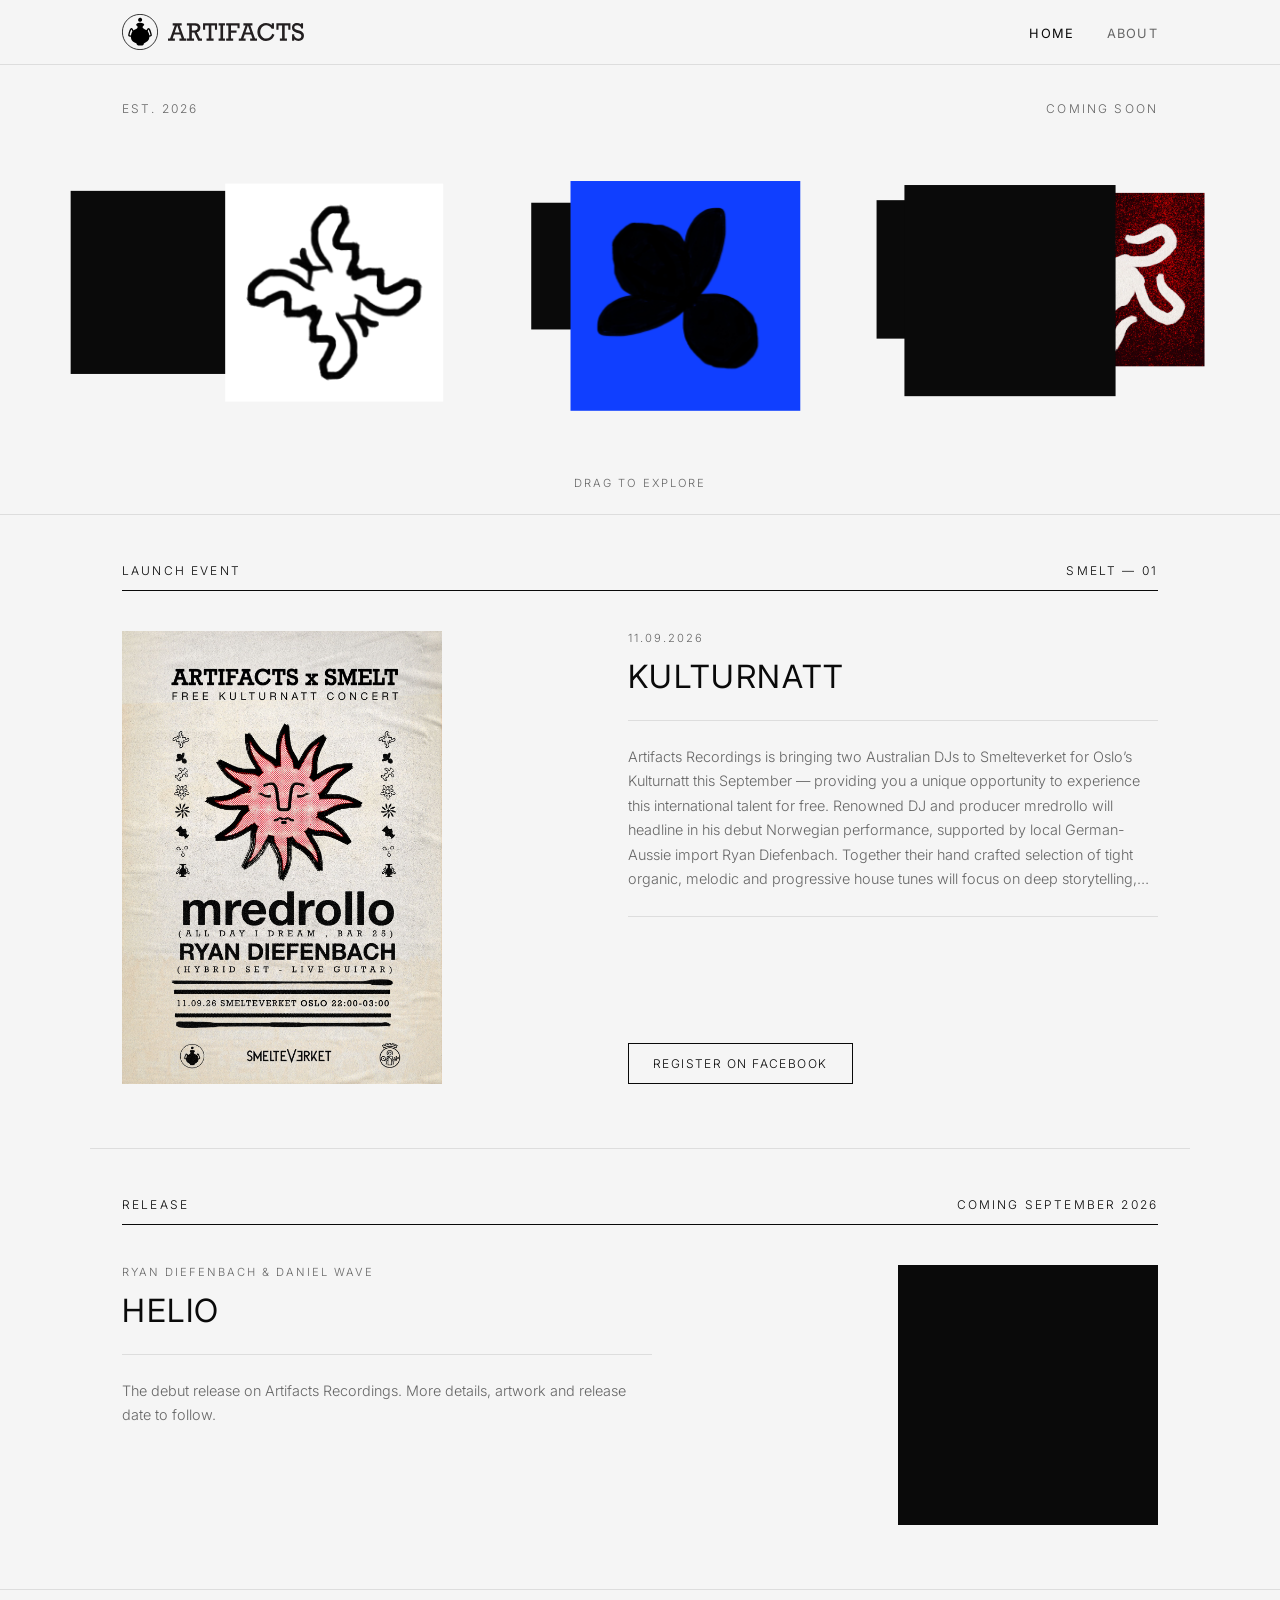
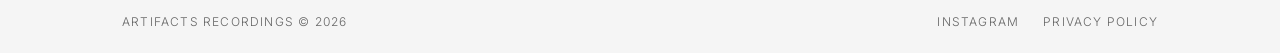
<file: index.html>
<!DOCTYPE html>
<html lang="en">
<head>
  <meta charset="UTF-8">
  <meta name="viewport" content="width=device-width, initial-scale=1.0">
  <title>Artifacts Recordings</title>
  <link rel="icon" type="image/svg+xml" href="artifacts-stamp.svg">
  <link rel="stylesheet" href="style.css">
  <link rel="preconnect" href="https://fonts.googleapis.com">
  <link rel="preconnect" href="https://fonts.gstatic.com" crossorigin>
  <link href="https://fonts.googleapis.com/css2?family=Libre+Baskerville:wght@400;700&family=Inter:wght@300;400;500&display=swap" rel="stylesheet">
</head>
<body>
  <header>
    <nav>
      <a href="index.html" class="logo">
        <img src="artifacts-stamp.svg" alt="" class="logo-stamp">
        <img src="ARTIFACTStextwrapped.svg" alt="Artifacts Recordings" class="logo-text">
      </a>
      <ul id="navMenu">
        <li><a href="index.html" class="active">Home</a></li>
        <li><a href="about.html">About</a></li>
      </ul>
      <button class="burger" id="navToggle" aria-label="Menu" aria-expanded="false" aria-controls="navMenu">
        <span></span><span></span><span></span>
      </button>
    </nav>
  </header>

  <main>
    <section class="hero">
      <div class="hero-top">
        <p class="label">Est. 2026</p>
        <p class="tagline">Coming Soon</p>
      </div>
      <div class="ring-stage" id="ringStage" aria-label="Selected works carousel">
        <div class="ring" id="ring"></div>
      </div>
      <p class="ring-hint">Drag to explore</p>
    </section>

    <section class="launch-event">
      <div class="event-header">
        <p class="event-label">Launch Event</p>
        <p class="event-label">Smelt &mdash; 01</p>
      </div>
      <div class="event-inner">
        <div class="poster-wrap">
          <img src="Artifacts-Smelt-Poster-Web-v1.jpg" alt="Artifacts Recordings Launch Event Poster" class="poster-img">
        </div>
        <div class="event-details">
          <div class="event-row">
            <p class="event-meta">11.09.2026</p>
            <h2>Kulturnatt</h2>
          </div>
          <div class="event-row">
            <p class="event-desc">Artifacts Recordings is bringing two Australian DJs to Smelteverket for Oslo&rsquo;s Kulturnatt this September &mdash; providing you a unique opportunity to experience this international talent for free. Renowned DJ and producer mredrollo will headline in his debut Norwegian performance, supported by local German-Aussie import Ryan Diefenbach. Together their hand crafted selection of tight organic, melodic and progressive house tunes will focus on deep storytelling, makes you feel something and keeps you moving.</p>
          </div>
          <div class="event-row event-cta">
            <a href="https://www.facebook.com/events/831938893001382" class="event-link" target="_blank" rel="noopener">Register on Facebook</a>
          </div>
        </div>
      </div>
    </section>

    <section class="launch-event release-block">
      <div class="event-header">
        <p class="event-label">Release</p>
        <p class="event-label">Coming September 2026</p>
      </div>
      <div class="event-inner event-inner-reverse">
        <div class="event-details">
          <div class="event-row">
            <p class="event-meta">Ryan Diefenbach &amp; Daniel Wave</p>
            <h2>Helio</h2>
          </div>
          <div class="event-row">
            <p class="event-desc">The debut release on Artifacts Recordings. More details, artwork and release date to follow.</p>
          </div>
        </div>
        <div class="release-media">
          <video src="tiles/02.mp4" muted loop autoplay playsinline></video>
        </div>
      </div>
    </section>
  </main>

  <footer>
    <div class="footer-inner">
      <p class="footer-label">Artifacts Recordings &copy; 2026</p>
      <div class="footer-links">
        <a href="https://www.instagram.com/artifacts.recordings/" target="_blank" rel="noopener">Instagram</a>
        <a href="privacy.html">Privacy Policy</a>
      </div>
    </div>
  </footer>
  <script src="ring.js?v=7"></script>
  <script src="nav.js"></script>
  <script src="poster.js"></script>
</body>
</html>
</file>
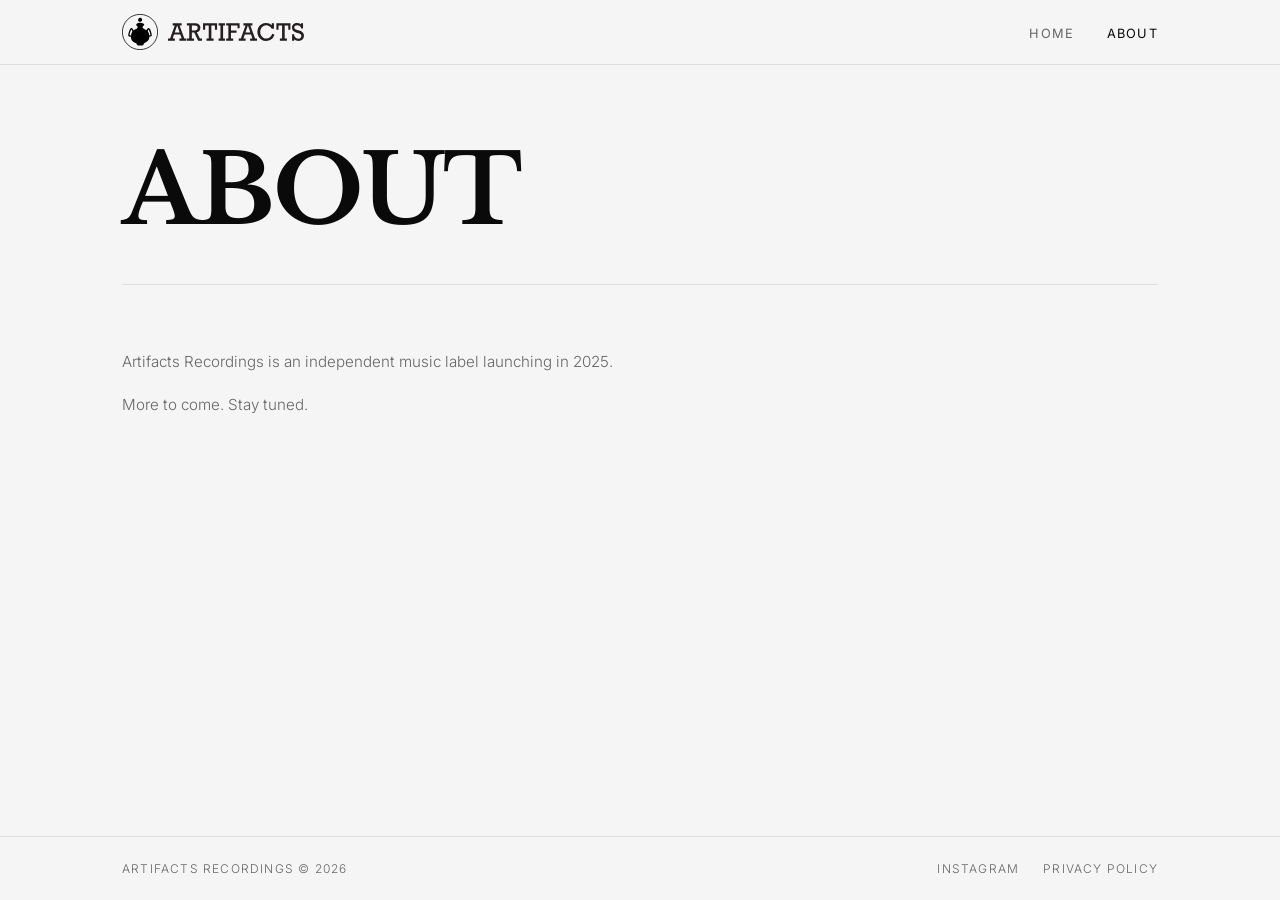
<file: about.html>
<!DOCTYPE html>
<html lang="en">
<head>
  <meta charset="UTF-8">
  <meta name="viewport" content="width=device-width, initial-scale=1.0">
  <title>About — Artifacts Recordings</title>
  <link rel="icon" type="image/svg+xml" href="artifacts-stamp.svg">
  <link rel="stylesheet" href="style.css">
  <link rel="preconnect" href="https://fonts.googleapis.com">
  <link rel="preconnect" href="https://fonts.gstatic.com" crossorigin>
  <link href="https://fonts.googleapis.com/css2?family=Libre+Baskerville:wght@400;700&family=Inter:wght@300;400;500&display=swap" rel="stylesheet">
</head>
<body>
  <header>
    <nav>
      <a href="index.html" class="logo">
        <img src="artifacts-stamp.svg" alt="" class="logo-stamp">
        <img src="ARTIFACTStextwrapped.svg" alt="Artifacts Recordings" class="logo-text">
      </a>
      <ul id="navMenu">
        <li><a href="index.html">Home</a></li>
        <li><a href="about.html" class="active">About</a></li>
      </ul>
      <button class="burger" id="navToggle" aria-label="Menu" aria-expanded="false" aria-controls="navMenu">
        <span></span><span></span><span></span>
      </button>
    </nav>
  </header>

  <main class="page-main">
    <section class="page-hero">
      <h1>About</h1>
    </section>

    <section class="page-content">
      <p class="intro">Artifacts Recordings is an independent music label launching in 2025.</p>
      <p>More to come. Stay tuned.</p>
    </section>
  </main>

  <footer>
    <div class="footer-inner">
      <p class="footer-label">Artifacts Recordings &copy; 2026</p>
      <div class="footer-links">
        <a href="https://www.instagram.com/artifacts.recordings/" target="_blank" rel="noopener">Instagram</a>
        <a href="privacy.html">Privacy Policy</a>
      </div>
    </div>
  </footer>
  <script src="nav.js"></script>
</body>
</html>
</file>
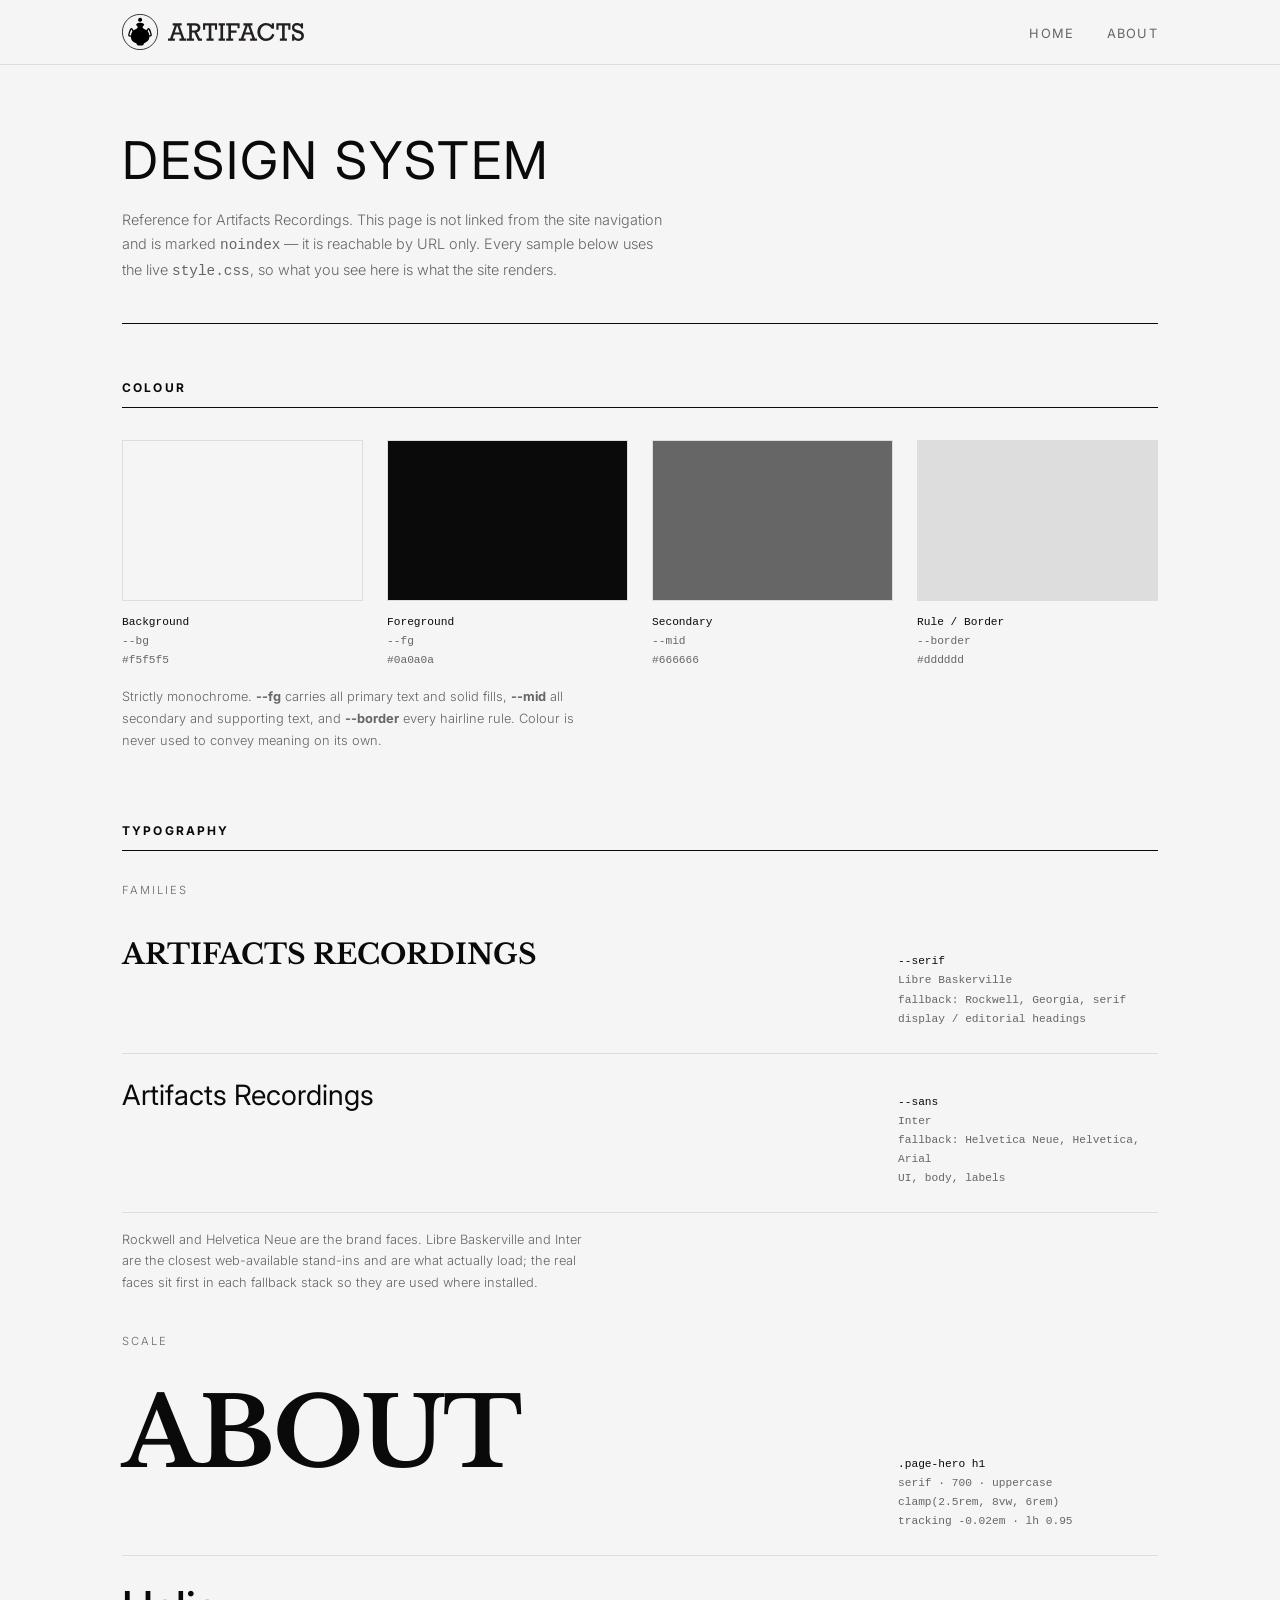
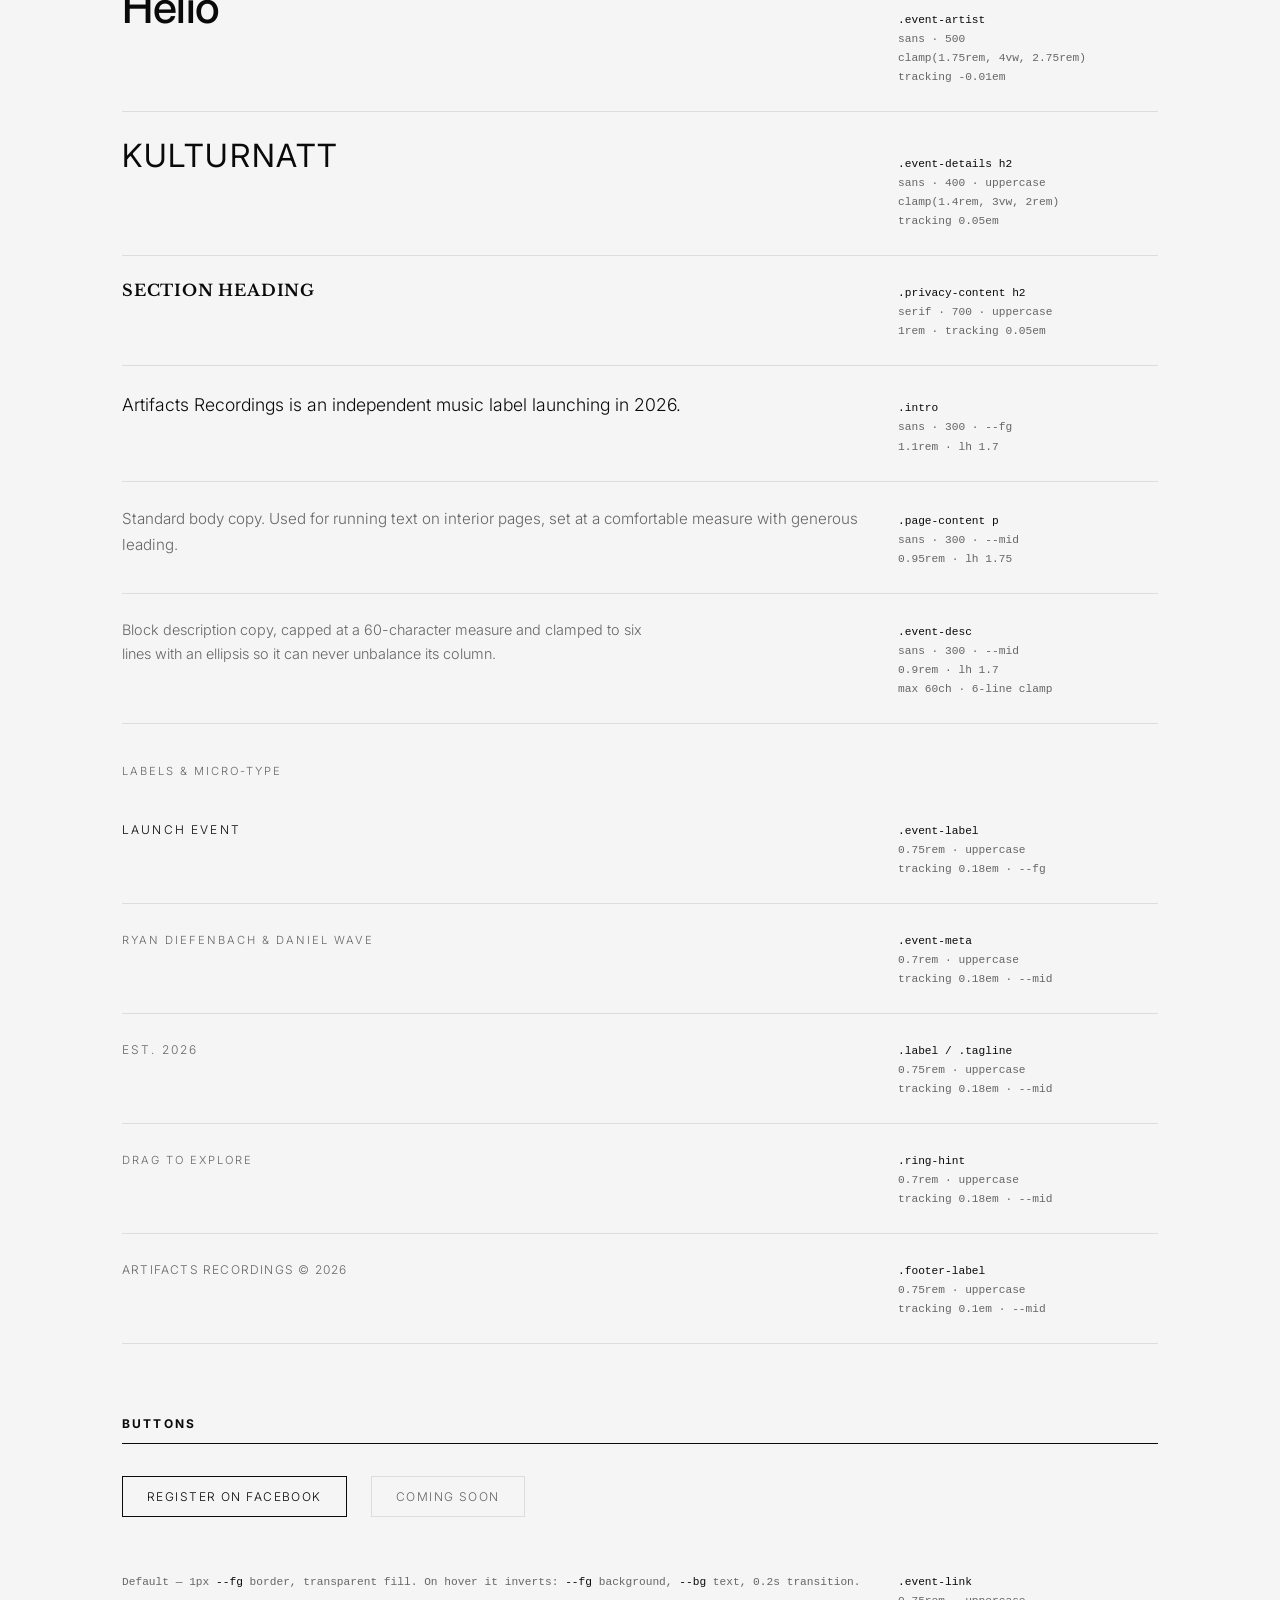
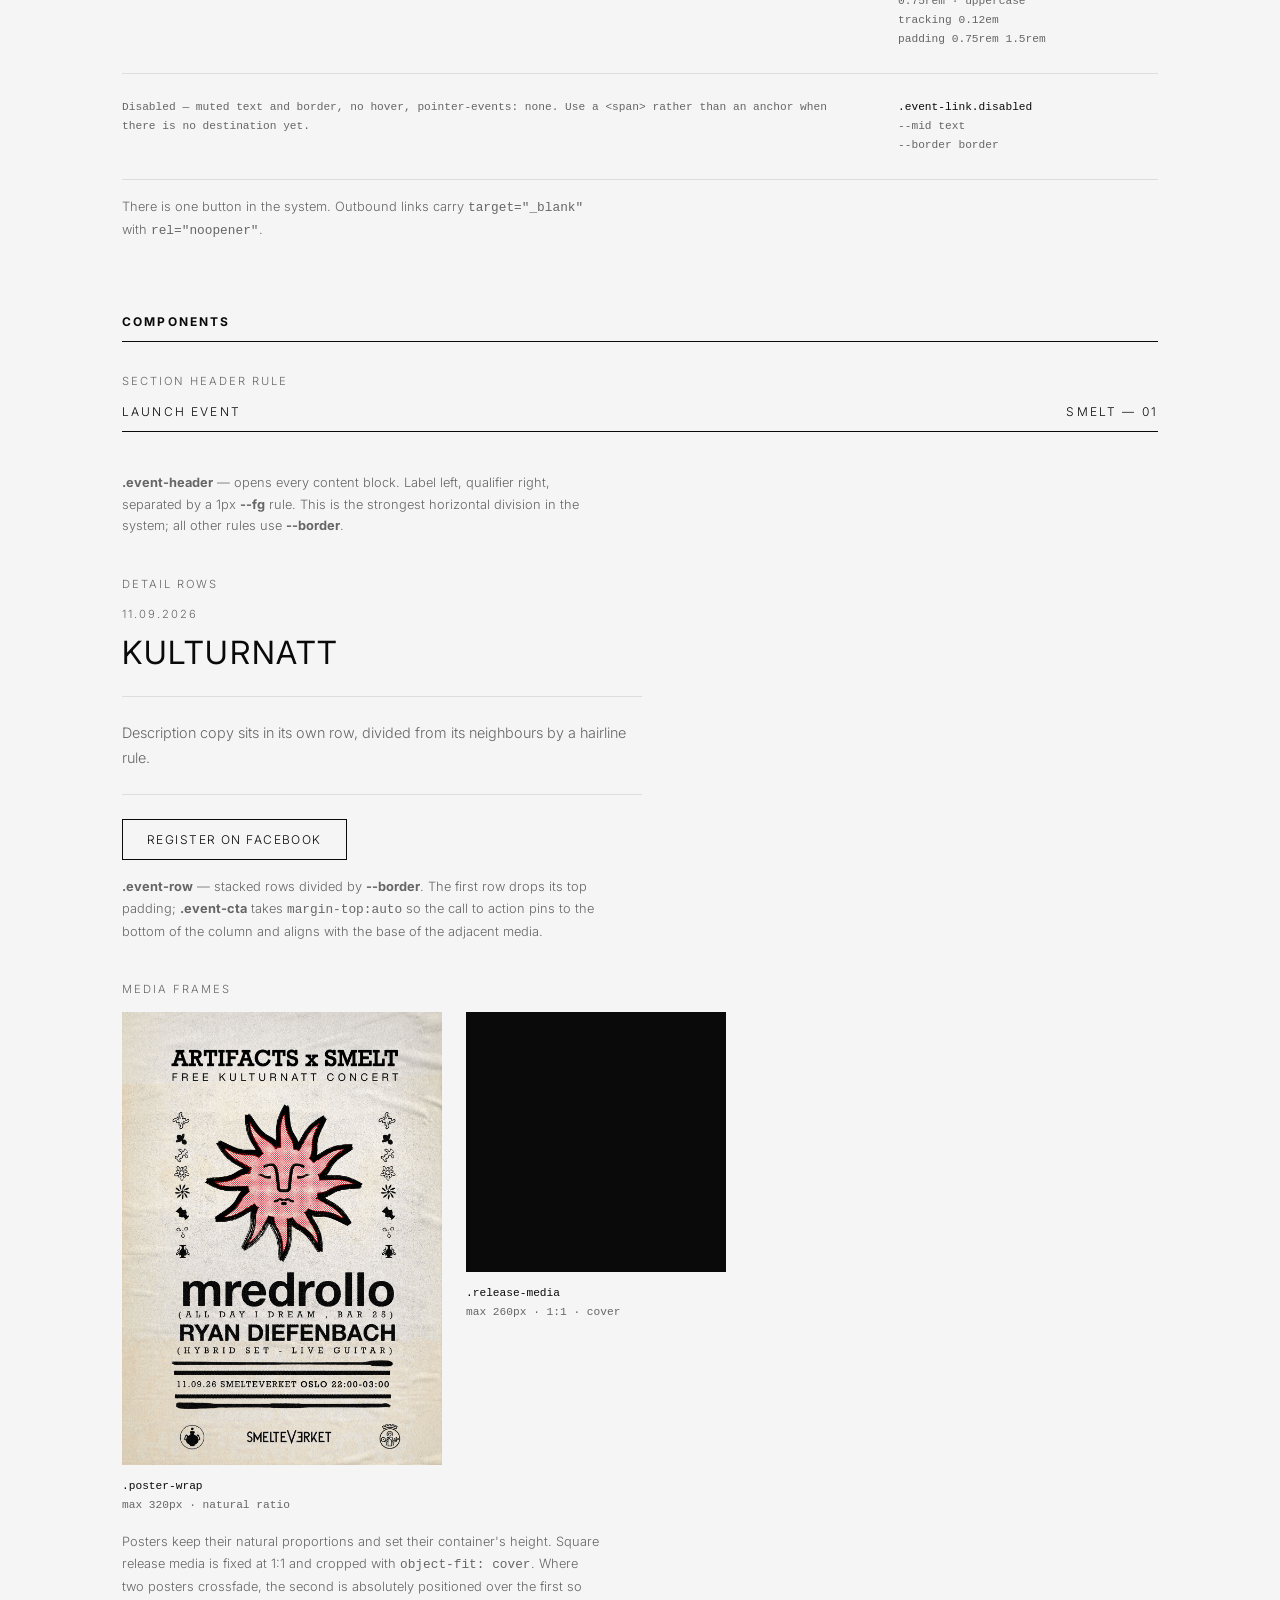
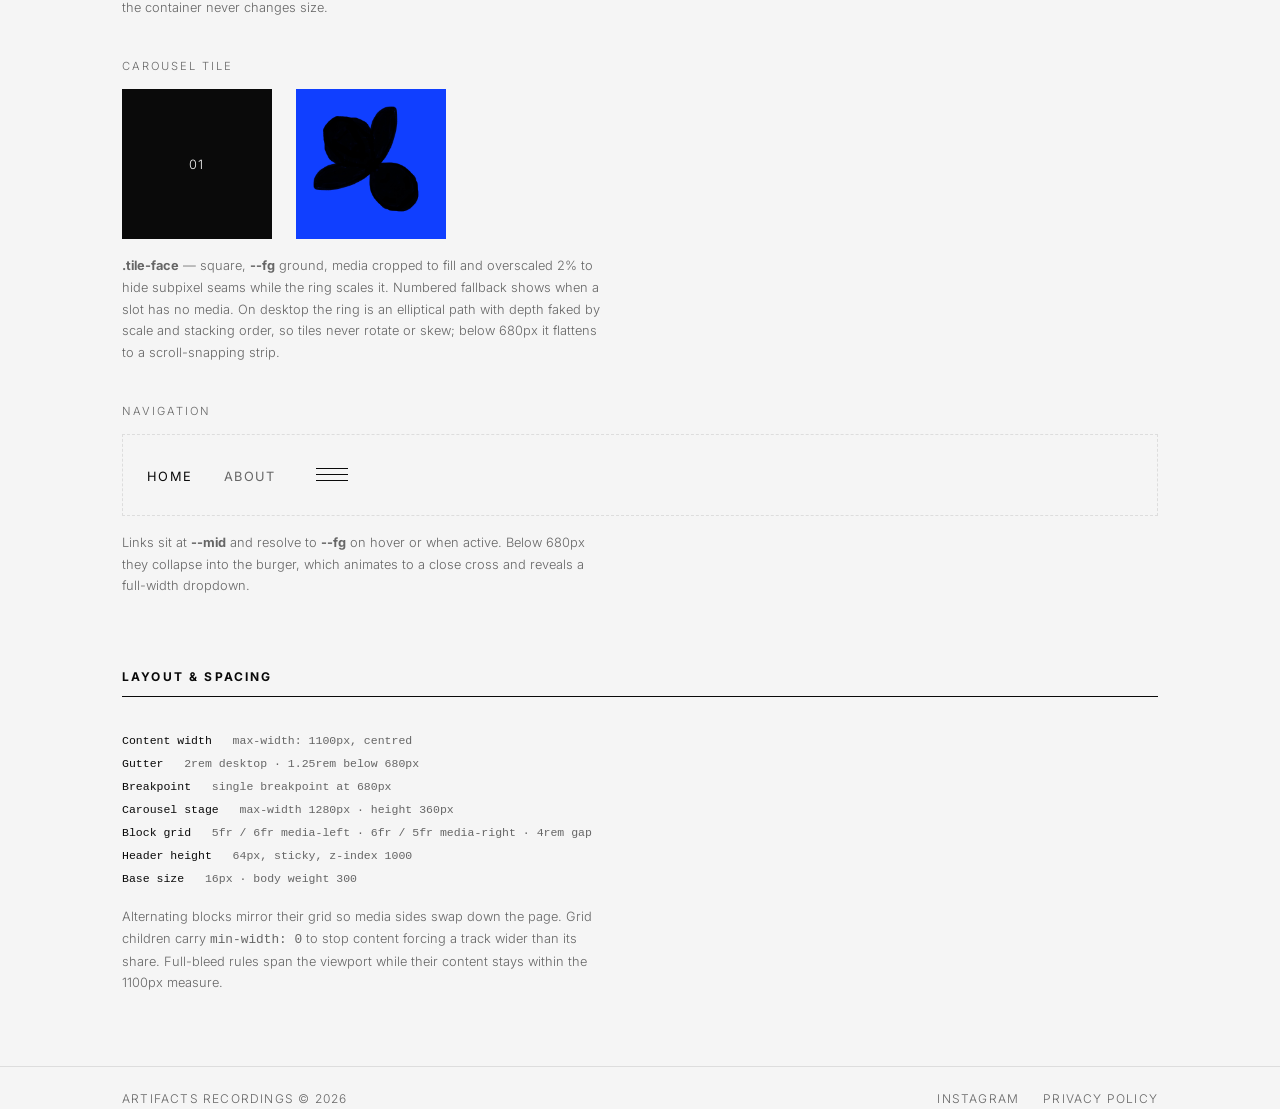
<file: design-system.html>
<!DOCTYPE html>
<html lang="en">
<head>
  <meta charset="UTF-8">
  <meta name="viewport" content="width=device-width, initial-scale=1.0">
  <meta name="robots" content="noindex, nofollow">
  <title>Design System — Artifacts Recordings</title>
  <link rel="icon" type="image/svg+xml" href="artifacts-stamp.svg">
  <link rel="stylesheet" href="style.css">
  <link rel="preconnect" href="https://fonts.googleapis.com">
  <link rel="preconnect" href="https://fonts.gstatic.com" crossorigin>
  <link href="https://fonts.googleapis.com/css2?family=Libre+Baskerville:wght@400;700&family=Inter:wght@300;400;500&display=swap" rel="stylesheet">
  <style>
    /* Documentation chrome only — deliberately kept out of style.css so the
       production stylesheet stays limited to what the live site actually uses. */
    .ds-main { max-width: 1100px; margin: 0 auto; padding: 0 2rem; width: 100%; }

    .ds-lede {
      padding: 4rem 0 2.5rem;
      border-bottom: 1px solid var(--fg);
      margin-bottom: 3.5rem;
    }
    .ds-lede h1 {
      font-family: var(--sans);
      font-size: clamp(2rem, 5vw, 3.25rem);
      font-weight: 400;
      letter-spacing: 0.04em;
      text-transform: uppercase;
      margin-bottom: 1rem;
    }
    .ds-lede p { font-size: 0.9rem; color: var(--mid); line-height: 1.7; max-width: 60ch; }

    .ds-section { padding-bottom: 4.5rem; }
    .ds-section > h2 {
      font-family: var(--sans);
      font-size: 0.75rem;
      letter-spacing: 0.18em;
      text-transform: uppercase;
      color: var(--fg);
      border-bottom: 1px solid var(--fg);
      padding-bottom: 0.75rem;
      margin-bottom: 2rem;
    }
    .ds-sub {
      font-family: var(--sans);
      font-size: 0.7rem;
      letter-spacing: 0.18em;
      text-transform: uppercase;
      color: var(--mid);
      margin: 2.5rem 0 1rem;
    }
    .ds-sub:first-of-type { margin-top: 0; }

    /* Specimen rows: sample on the left, spec on the right */
    .ds-row {
      display: grid;
      grid-template-columns: 1fr 260px;
      gap: 2rem;
      align-items: baseline;
      padding: 1.5rem 0;
      border-bottom: 1px solid var(--border);
    }
    .ds-row > * { min-width: 0; }
    .ds-spec {
      font-family: ui-monospace, SFMono-Regular, Menlo, Consolas, monospace;
      font-size: 0.7rem;
      line-height: 1.7;
      color: var(--mid);
      word-break: break-word;
    }
    .ds-spec b { display: block; color: var(--fg); font-weight: 500; }

    /* Colour swatches */
    .ds-swatches { display: grid; grid-template-columns: repeat(4, 1fr); gap: 1.5rem; }
    .ds-swatch-chip {
      aspect-ratio: 3 / 2;
      border: 1px solid var(--border);
      margin-bottom: 0.75rem;
    }
    .ds-swatch p {
      font-family: ui-monospace, SFMono-Regular, Menlo, Consolas, monospace;
      font-size: 0.7rem;
      line-height: 1.7;
      color: var(--mid);
    }
    .ds-swatch p b { display: block; color: var(--fg); font-weight: 500; }

    .ds-demo { display: flex; flex-wrap: wrap; gap: 1.5rem; align-items: center; }

    .ds-frame { border: 1px dashed var(--border); padding: 1.5rem; }

    .ds-note {
      font-size: 0.8rem;
      color: var(--mid);
      line-height: 1.7;
      max-width: 60ch;
      margin-top: 1rem;
    }

    .ds-tokens {
      font-family: ui-monospace, SFMono-Regular, Menlo, Consolas, monospace;
      font-size: 0.72rem;
      line-height: 2;
      color: var(--mid);
    }
    .ds-tokens b { color: var(--fg); font-weight: 500; }

    @media (max-width: 680px) {
      .ds-main { padding: 0 1.25rem; }
      .ds-row { grid-template-columns: 1fr; gap: 0.75rem; }
      .ds-swatches { grid-template-columns: repeat(2, 1fr); }
    }
  </style>
</head>
<body>
  <header>
    <nav>
      <a href="index.html" class="logo">
        <img src="artifacts-stamp.svg" alt="" class="logo-stamp">
        <img src="ARTIFACTStextwrapped.svg" alt="Artifacts Recordings" class="logo-text">
      </a>
      <ul id="navMenu">
        <li><a href="index.html">Home</a></li>
        <li><a href="about.html">About</a></li>
      </ul>
      <button class="burger" id="navToggle" aria-label="Menu" aria-expanded="false" aria-controls="navMenu">
        <span></span><span></span><span></span>
      </button>
    </nav>
  </header>

  <main class="ds-main">
    <section class="ds-lede">
      <h1>Design System</h1>
      <p>Reference for Artifacts Recordings. This page is not linked from the site navigation and is marked <code>noindex</code> — it is reachable by URL only. Every sample below uses the live <code>style.css</code>, so what you see here is what the site renders.</p>
    </section>

    <!-- ── Colours ── -->
    <section class="ds-section">
      <h2>Colour</h2>
      <div class="ds-swatches">
        <div class="ds-swatch">
          <div class="ds-swatch-chip" style="background:#f5f5f5"></div>
          <p><b>Background</b>--bg<br>#f5f5f5</p>
        </div>
        <div class="ds-swatch">
          <div class="ds-swatch-chip" style="background:#0a0a0a"></div>
          <p><b>Foreground</b>--fg<br>#0a0a0a</p>
        </div>
        <div class="ds-swatch">
          <div class="ds-swatch-chip" style="background:#666"></div>
          <p><b>Secondary</b>--mid<br>#666666</p>
        </div>
        <div class="ds-swatch">
          <div class="ds-swatch-chip" style="background:#ddd"></div>
          <p><b>Rule / Border</b>--border<br>#dddddd</p>
        </div>
      </div>
      <p class="ds-note">Strictly monochrome. <b>--fg</b> carries all primary text and solid fills, <b>--mid</b> all secondary and supporting text, and <b>--border</b> every hairline rule. Colour is never used to convey meaning on its own.</p>
    </section>

    <!-- ── Typography ── -->
    <section class="ds-section">
      <h2>Typography</h2>

      <p class="ds-sub">Families</p>
      <div class="ds-row">
        <div style="font-family:var(--serif); font-size:1.75rem; font-weight:700; text-transform:uppercase;">Artifacts Recordings</div>
        <div class="ds-spec"><b>--serif</b>Libre Baskerville<br>fallback: Rockwell, Georgia, serif<br>display / editorial headings</div>
      </div>
      <div class="ds-row">
        <div style="font-family:var(--sans); font-size:1.75rem; font-weight:400;">Artifacts Recordings</div>
        <div class="ds-spec"><b>--sans</b>Inter<br>fallback: Helvetica Neue, Helvetica, Arial<br>UI, body, labels</div>
      </div>
      <p class="ds-note">Rockwell and Helvetica Neue are the brand faces. Libre Baskerville and Inter are the closest web-available stand-ins and are what actually load; the real faces sit first in each fallback stack so they are used where installed.</p>

      <p class="ds-sub">Scale</p>
      <div class="ds-row">
        <div><h1 class="ds-h1-sample" style="font-family:var(--serif); font-size:clamp(2.5rem,8vw,6rem); font-weight:700; text-transform:uppercase; letter-spacing:-0.02em; line-height:0.95;">About</h1></div>
        <div class="ds-spec"><b>.page-hero h1</b>serif · 700 · uppercase<br>clamp(2.5rem, 8vw, 6rem)<br>tracking -0.02em · lh 0.95</div>
      </div>
      <div class="ds-row">
        <div style="font-family:var(--sans); font-size:clamp(1.75rem,4vw,2.75rem); font-weight:500; letter-spacing:-0.01em;">Helio</div>
        <div class="ds-spec"><b>.event-artist</b>sans · 500<br>clamp(1.75rem, 4vw, 2.75rem)<br>tracking -0.01em</div>
      </div>
      <div class="ds-row">
        <div style="font-family:var(--sans); font-size:clamp(1.4rem,3vw,2rem); font-weight:400; letter-spacing:0.05em; text-transform:uppercase;">Kulturnatt</div>
        <div class="ds-spec"><b>.event-details h2</b>sans · 400 · uppercase<br>clamp(1.4rem, 3vw, 2rem)<br>tracking 0.05em</div>
      </div>
      <div class="ds-row">
        <div style="font-family:var(--serif); font-size:1rem; font-weight:700; letter-spacing:0.05em; text-transform:uppercase;">Section Heading</div>
        <div class="ds-spec"><b>.privacy-content h2</b>serif · 700 · uppercase<br>1rem · tracking 0.05em</div>
      </div>
      <div class="ds-row">
        <div style="font-size:1.1rem; line-height:1.7;">Artifacts Recordings is an independent music label launching in 2026.</div>
        <div class="ds-spec"><b>.intro</b>sans · 300 · --fg<br>1.1rem · lh 1.7</div>
      </div>
      <div class="ds-row">
        <div style="font-size:0.95rem; line-height:1.75; color:var(--mid);">Standard body copy. Used for running text on interior pages, set at a comfortable measure with generous leading.</div>
        <div class="ds-spec"><b>.page-content p</b>sans · 300 · --mid<br>0.95rem · lh 1.75</div>
      </div>
      <div class="ds-row">
        <div style="font-size:0.9rem; line-height:1.7; color:var(--mid); max-width:60ch;">Block description copy, capped at a 60-character measure and clamped to six lines with an ellipsis so it can never unbalance its column.</div>
        <div class="ds-spec"><b>.event-desc</b>sans · 300 · --mid<br>0.9rem · lh 1.7<br>max 60ch · 6-line clamp</div>
      </div>

      <p class="ds-sub">Labels &amp; micro-type</p>
      <div class="ds-row">
        <div><span class="event-label">Launch Event</span></div>
        <div class="ds-spec"><b>.event-label</b>0.75rem · uppercase<br>tracking 0.18em · --fg</div>
      </div>
      <div class="ds-row">
        <div><span class="event-meta">Ryan Diefenbach &amp; Daniel Wave</span></div>
        <div class="ds-spec"><b>.event-meta</b>0.7rem · uppercase<br>tracking 0.18em · --mid</div>
      </div>
      <div class="ds-row">
        <div><span class="label">Est. 2026</span></div>
        <div class="ds-spec"><b>.label / .tagline</b>0.75rem · uppercase<br>tracking 0.18em · --mid</div>
      </div>
      <div class="ds-row">
        <div><span class="ring-hint" style="display:inline;">Drag to explore</span></div>
        <div class="ds-spec"><b>.ring-hint</b>0.7rem · uppercase<br>tracking 0.18em · --mid</div>
      </div>
      <div class="ds-row">
        <div><span class="footer-label">Artifacts Recordings &copy; 2026</span></div>
        <div class="ds-spec"><b>.footer-label</b>0.75rem · uppercase<br>tracking 0.1em · --mid</div>
      </div>
    </section>

    <!-- ── Buttons ── -->
    <section class="ds-section">
      <h2>Buttons</h2>
      <div class="ds-demo">
        <a href="#" class="event-link" onclick="return false;">Register on Facebook</a>
        <span class="event-link disabled" aria-disabled="true">Coming Soon</span>
      </div>
      <div class="ds-row" style="margin-top:2rem;">
        <div class="ds-spec" style="color:var(--mid);">Default — 1px <b style="display:inline">--fg</b> border, transparent fill. On hover it inverts: <b style="display:inline">--fg</b> background, <b style="display:inline">--bg</b> text, 0.2s transition.</div>
        <div class="ds-spec"><b>.event-link</b>0.75rem · uppercase<br>tracking 0.12em<br>padding 0.75rem 1.5rem</div>
      </div>
      <div class="ds-row">
        <div class="ds-spec" style="color:var(--mid);">Disabled — muted text and border, no hover, <code>pointer-events: none</code>. Use a <code>&lt;span&gt;</code> rather than an anchor when there is no destination yet.</div>
        <div class="ds-spec"><b>.event-link.disabled</b>--mid text<br>--border border</div>
      </div>
      <p class="ds-note">There is one button in the system. Outbound links carry <code>target="_blank"</code> with <code>rel="noopener"</code>.</p>
    </section>

    <!-- ── Components ── -->
    <section class="ds-section">
      <h2>Components</h2>

      <p class="ds-sub">Section header rule</p>
      <div class="event-header">
        <p class="event-label">Launch Event</p>
        <p class="event-label">Smelt &mdash; 01</p>
      </div>
      <p class="ds-note"><b>.event-header</b> — opens every content block. Label left, qualifier right, separated by a 1px <b>--fg</b> rule. This is the strongest horizontal division in the system; all other rules use <b>--border</b>.</p>

      <p class="ds-sub">Detail rows</p>
      <div class="event-details" style="max-width:520px;">
        <div class="event-row">
          <p class="event-meta">11.09.2026</p>
          <h2>Kulturnatt</h2>
        </div>
        <div class="event-row">
          <p class="event-desc">Description copy sits in its own row, divided from its neighbours by a hairline rule.</p>
        </div>
        <div class="event-row event-cta">
          <a href="#" class="event-link" onclick="return false;">Register on Facebook</a>
        </div>
      </div>
      <p class="ds-note"><b>.event-row</b> — stacked rows divided by <b>--border</b>. The first row drops its top padding; <b>.event-cta</b> takes <code>margin-top:auto</code> so the call to action pins to the bottom of the column and aligns with the base of the adjacent media.</p>

      <p class="ds-sub">Media frames</p>
      <div class="ds-demo" style="align-items:flex-start;">
        <div>
          <div class="poster-wrap"><img src="Artifacts-Smelt-Poster-Web-v1.jpg" alt="" class="poster-img"></div>
          <p class="ds-spec" style="margin-top:0.75rem;"><b>.poster-wrap</b>max 320px · natural ratio</p>
        </div>
        <div>
          <div class="release-media" style="margin-left:0;"><video src="tiles/02.mp4" muted loop autoplay playsinline></video></div>
          <p class="ds-spec" style="margin-top:0.75rem;"><b>.release-media</b>max 260px · 1:1 · cover</p>
        </div>
      </div>
      <p class="ds-note">Posters keep their natural proportions and set their container's height. Square release media is fixed at 1:1 and cropped with <code>object-fit: cover</code>. Where two posters crossfade, the second is absolutely positioned over the first so the container never changes size.</p>

      <p class="ds-sub">Carousel tile</p>
      <div class="ds-demo">
        <div style="width:150px; height:150px;"><div class="tile-face">01</div></div>
        <div style="width:150px; height:150px;"><div class="tile-face"><img src="tiles/01.jpg" alt=""></div></div>
      </div>
      <p class="ds-note"><b>.tile-face</b> — square, <b>--fg</b> ground, media cropped to fill and overscaled 2% to hide subpixel seams while the ring scales it. Numbered fallback shows when a slot has no media. On desktop the ring is an elliptical path with depth faked by scale and stacking order, so tiles never rotate or skew; below 680px it flattens to a scroll-snapping strip.</p>

      <p class="ds-sub">Navigation</p>
      <div class="ds-frame ds-demo" style="gap:2.5rem;">
        <ul style="list-style:none; display:flex; gap:2rem;">
          <li><a href="#" class="active" onclick="return false;" style="font-family:var(--sans); font-size:0.8rem; font-weight:400; letter-spacing:0.1em; text-transform:uppercase; color:var(--fg); text-decoration:none;">Home</a></li>
          <li><a href="#" onclick="return false;" style="font-family:var(--sans); font-size:0.8rem; font-weight:400; letter-spacing:0.1em; text-transform:uppercase; color:var(--mid); text-decoration:none;">About</a></li>
        </ul>
        <button class="burger" style="display:flex;" aria-label="Menu sample"><span></span><span></span><span></span></button>
      </div>
      <p class="ds-note">Links sit at <b>--mid</b> and resolve to <b>--fg</b> on hover or when active. Below 680px they collapse into the burger, which animates to a close cross and reveals a full-width dropdown.</p>
    </section>

    <!-- ── Layout ── -->
    <section class="ds-section">
      <h2>Layout &amp; Spacing</h2>
      <p class="ds-tokens">
        <b>Content width</b> &nbsp; max-width: 1100px, centred<br>
        <b>Gutter</b> &nbsp; 2rem desktop · 1.25rem below 680px<br>
        <b>Breakpoint</b> &nbsp; single breakpoint at 680px<br>
        <b>Carousel stage</b> &nbsp; max-width 1280px · height 360px<br>
        <b>Block grid</b> &nbsp; 5fr / 6fr media-left · 6fr / 5fr media-right · 4rem gap<br>
        <b>Header height</b> &nbsp; 64px, sticky, z-index 1000<br>
        <b>Base size</b> &nbsp; 16px · body weight 300
      </p>
      <p class="ds-note">Alternating blocks mirror their grid so media sides swap down the page. Grid children carry <code>min-width: 0</code> to stop content forcing a track wider than its share. Full-bleed rules span the viewport while their content stays within the 1100px measure.</p>
    </section>
  </main>

  <footer>
    <div class="footer-inner">
      <p class="footer-label">Artifacts Recordings &copy; 2026</p>
      <div class="footer-links">
        <a href="https://www.instagram.com/artifacts.recordings/" target="_blank" rel="noopener">Instagram</a>
        <a href="privacy.html">Privacy Policy</a>
      </div>
    </div>
  </footer>
  <script src="nav.js"></script>
</body>
</html>
</file>
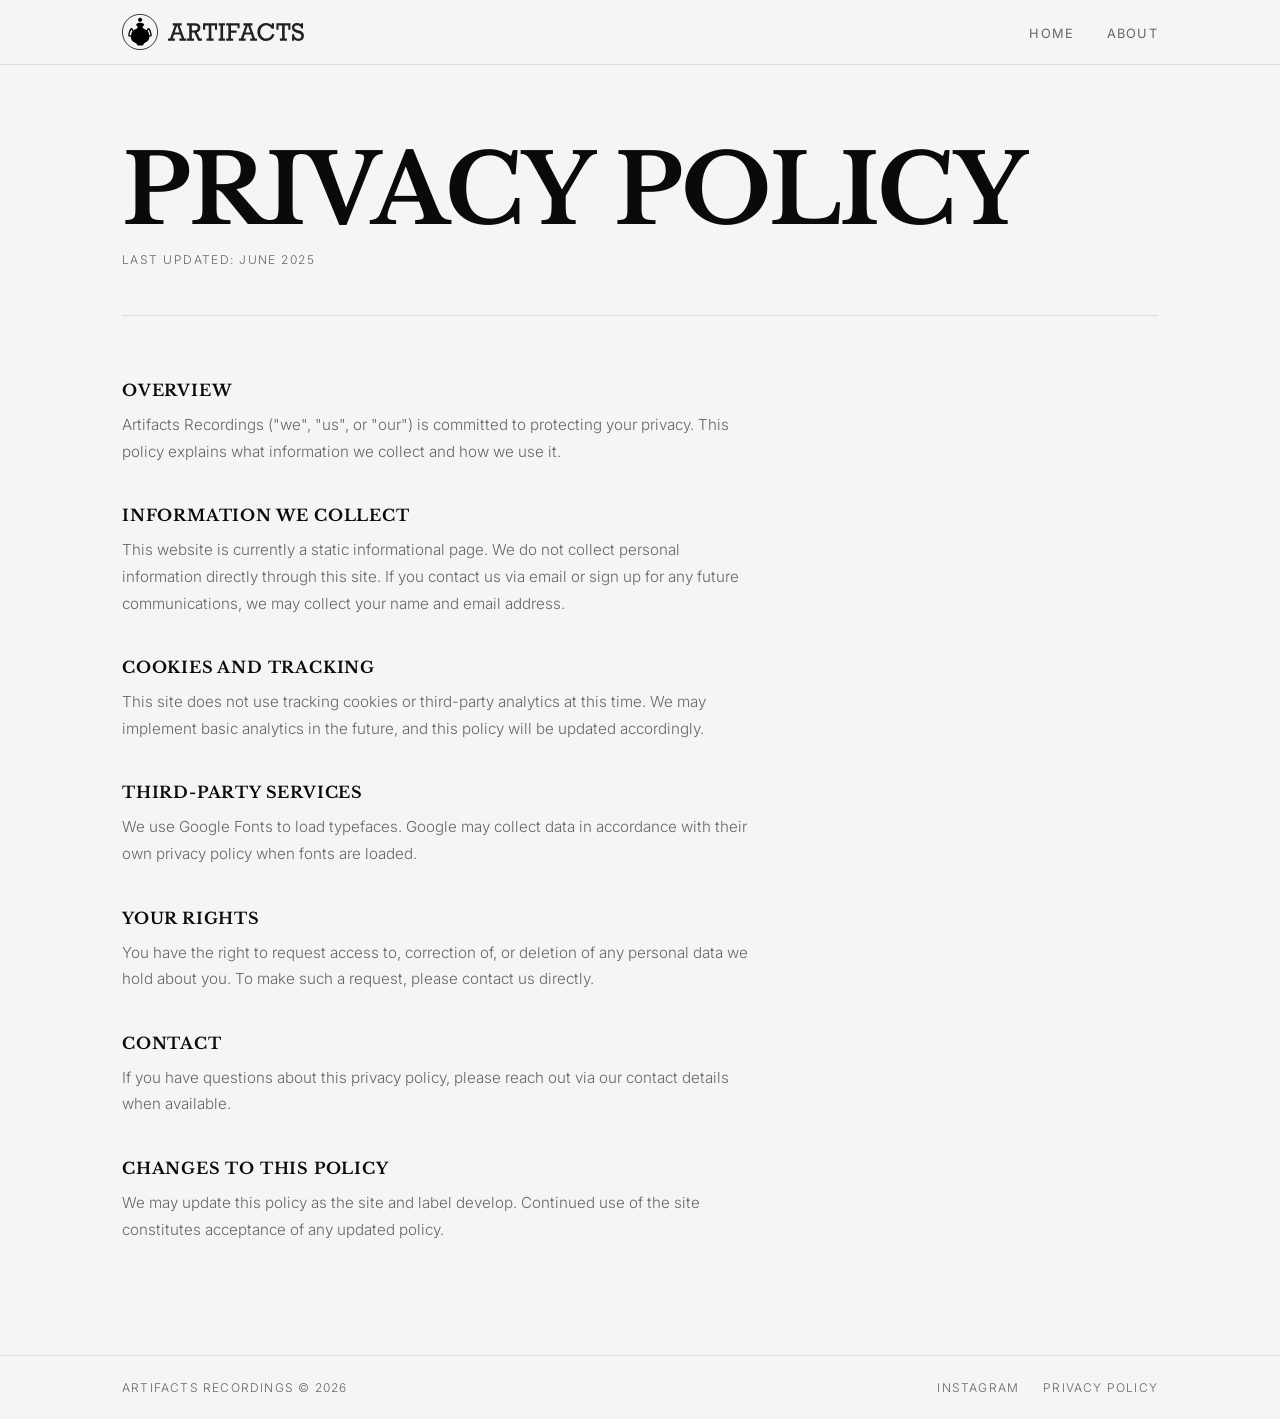
<file: privacy.html>
<!DOCTYPE html>
<html lang="en">
<head>
  <meta charset="UTF-8">
  <meta name="viewport" content="width=device-width, initial-scale=1.0">
  <title>Privacy Policy — Artifacts Recordings</title>
  <link rel="icon" type="image/svg+xml" href="artifacts-stamp.svg">
  <link rel="stylesheet" href="style.css">
  <link rel="preconnect" href="https://fonts.googleapis.com">
  <link rel="preconnect" href="https://fonts.gstatic.com" crossorigin>
  <link href="https://fonts.googleapis.com/css2?family=Libre+Baskerville:wght@400;700&family=Inter:wght@300;400;500&display=swap" rel="stylesheet">
</head>
<body>
  <header>
    <nav>
      <a href="index.html" class="logo">
        <img src="artifacts-stamp.svg" alt="" class="logo-stamp">
        <img src="ARTIFACTStextwrapped.svg" alt="Artifacts Recordings" class="logo-text">
      </a>
      <ul id="navMenu">
        <li><a href="index.html">Home</a></li>
        <li><a href="about.html">About</a></li>
      </ul>
      <button class="burger" id="navToggle" aria-label="Menu" aria-expanded="false" aria-controls="navMenu">
        <span></span><span></span><span></span>
      </button>
    </nav>
  </header>

  <main class="page-main">
    <section class="page-hero">
      <h1>Privacy Policy</h1>
      <p class="page-date">Last updated: June 2025</p>
    </section>

    <section class="page-content privacy-content">
      <h2>Overview</h2>
      <p>Artifacts Recordings ("we", "us", or "our") is committed to protecting your privacy. This policy explains what information we collect and how we use it.</p>

      <h2>Information We Collect</h2>
      <p>This website is currently a static informational page. We do not collect personal information directly through this site. If you contact us via email or sign up for any future communications, we may collect your name and email address.</p>

      <h2>Cookies and Tracking</h2>
      <p>This site does not use tracking cookies or third-party analytics at this time. We may implement basic analytics in the future, and this policy will be updated accordingly.</p>

      <h2>Third-Party Services</h2>
      <p>We use Google Fonts to load typefaces. Google may collect data in accordance with their own privacy policy when fonts are loaded.</p>

      <h2>Your Rights</h2>
      <p>You have the right to request access to, correction of, or deletion of any personal data we hold about you. To make such a request, please contact us directly.</p>

      <h2>Contact</h2>
      <p>If you have questions about this privacy policy, please reach out via our contact details when available.</p>

      <h2>Changes to This Policy</h2>
      <p>We may update this policy as the site and label develop. Continued use of the site constitutes acceptance of any updated policy.</p>
    </section>
  </main>

  <footer>
    <div class="footer-inner">
      <p class="footer-label">Artifacts Recordings &copy; 2026</p>
      <div class="footer-links">
        <a href="https://www.instagram.com/artifacts.recordings/" target="_blank" rel="noopener">Instagram</a>
        <a href="privacy.html">Privacy Policy</a>
      </div>
    </div>
  </footer>
  <script src="nav.js"></script>
</body>
</html>
</file>
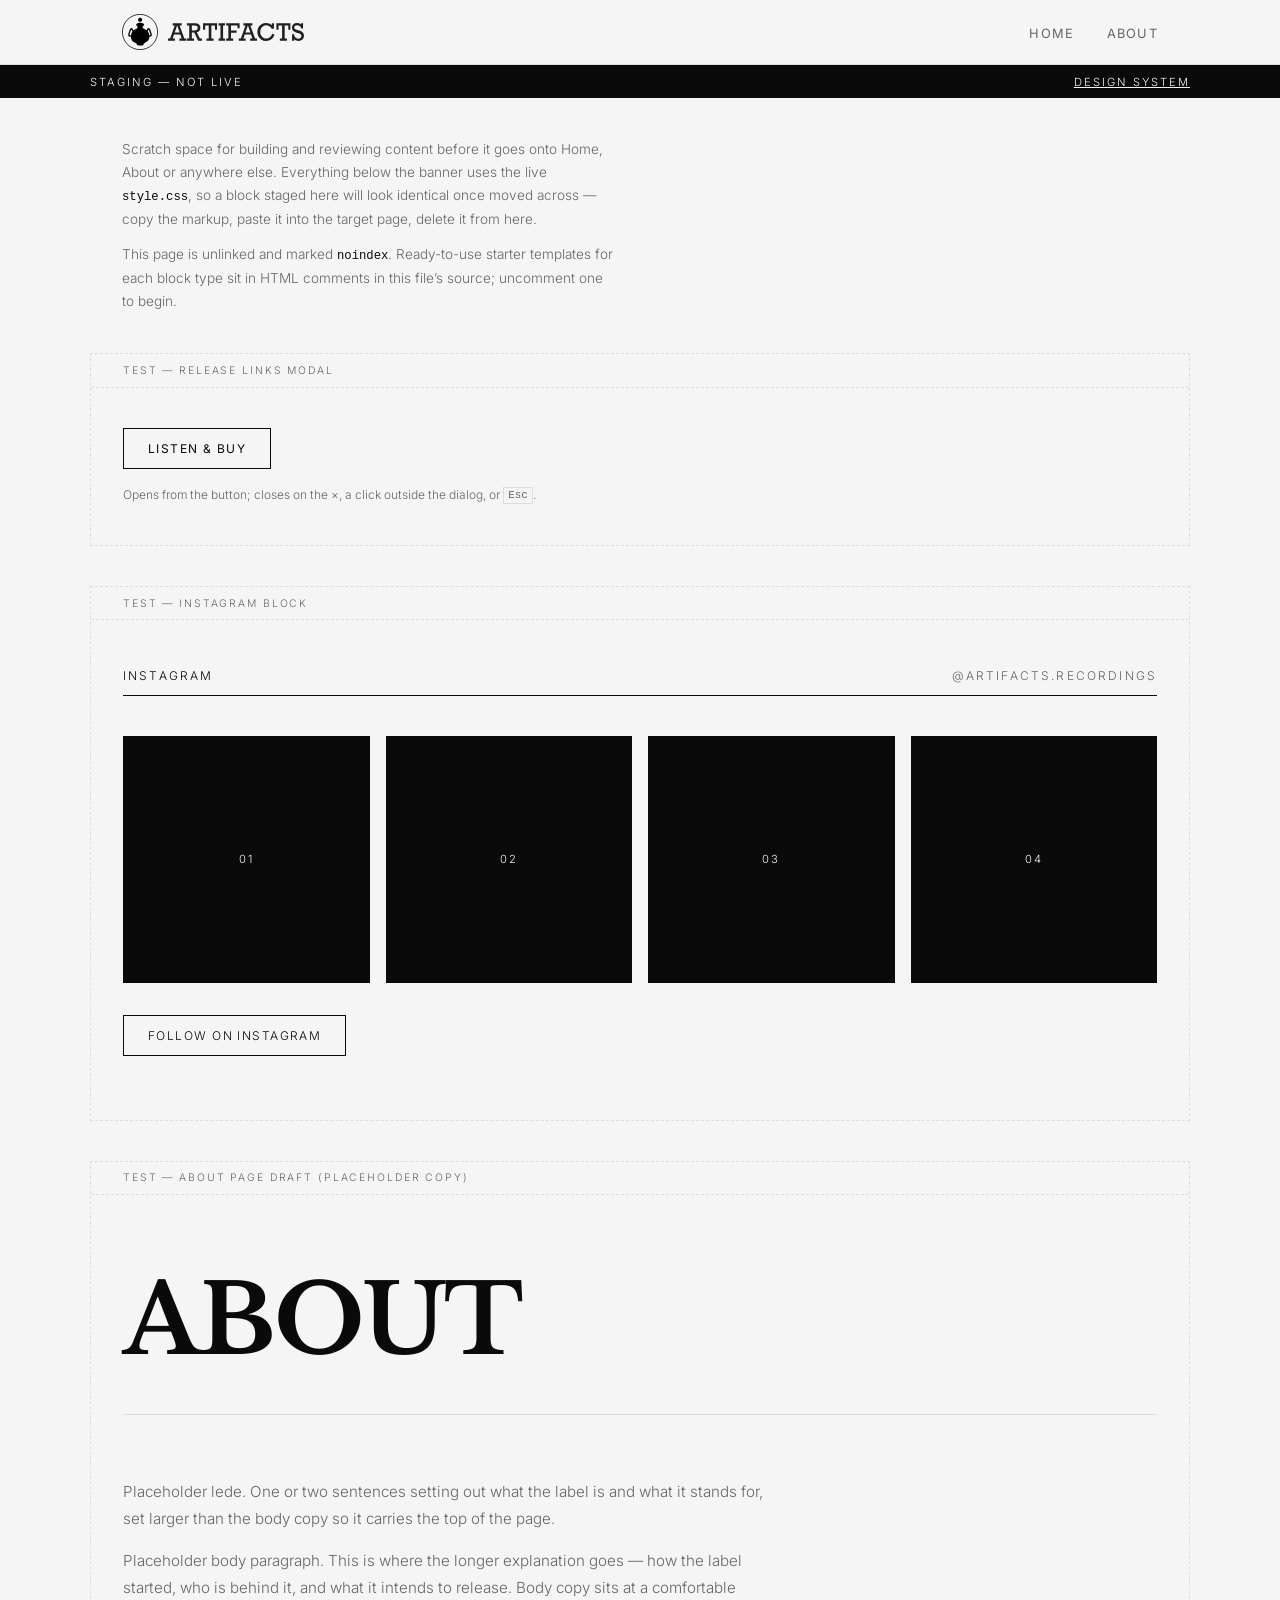
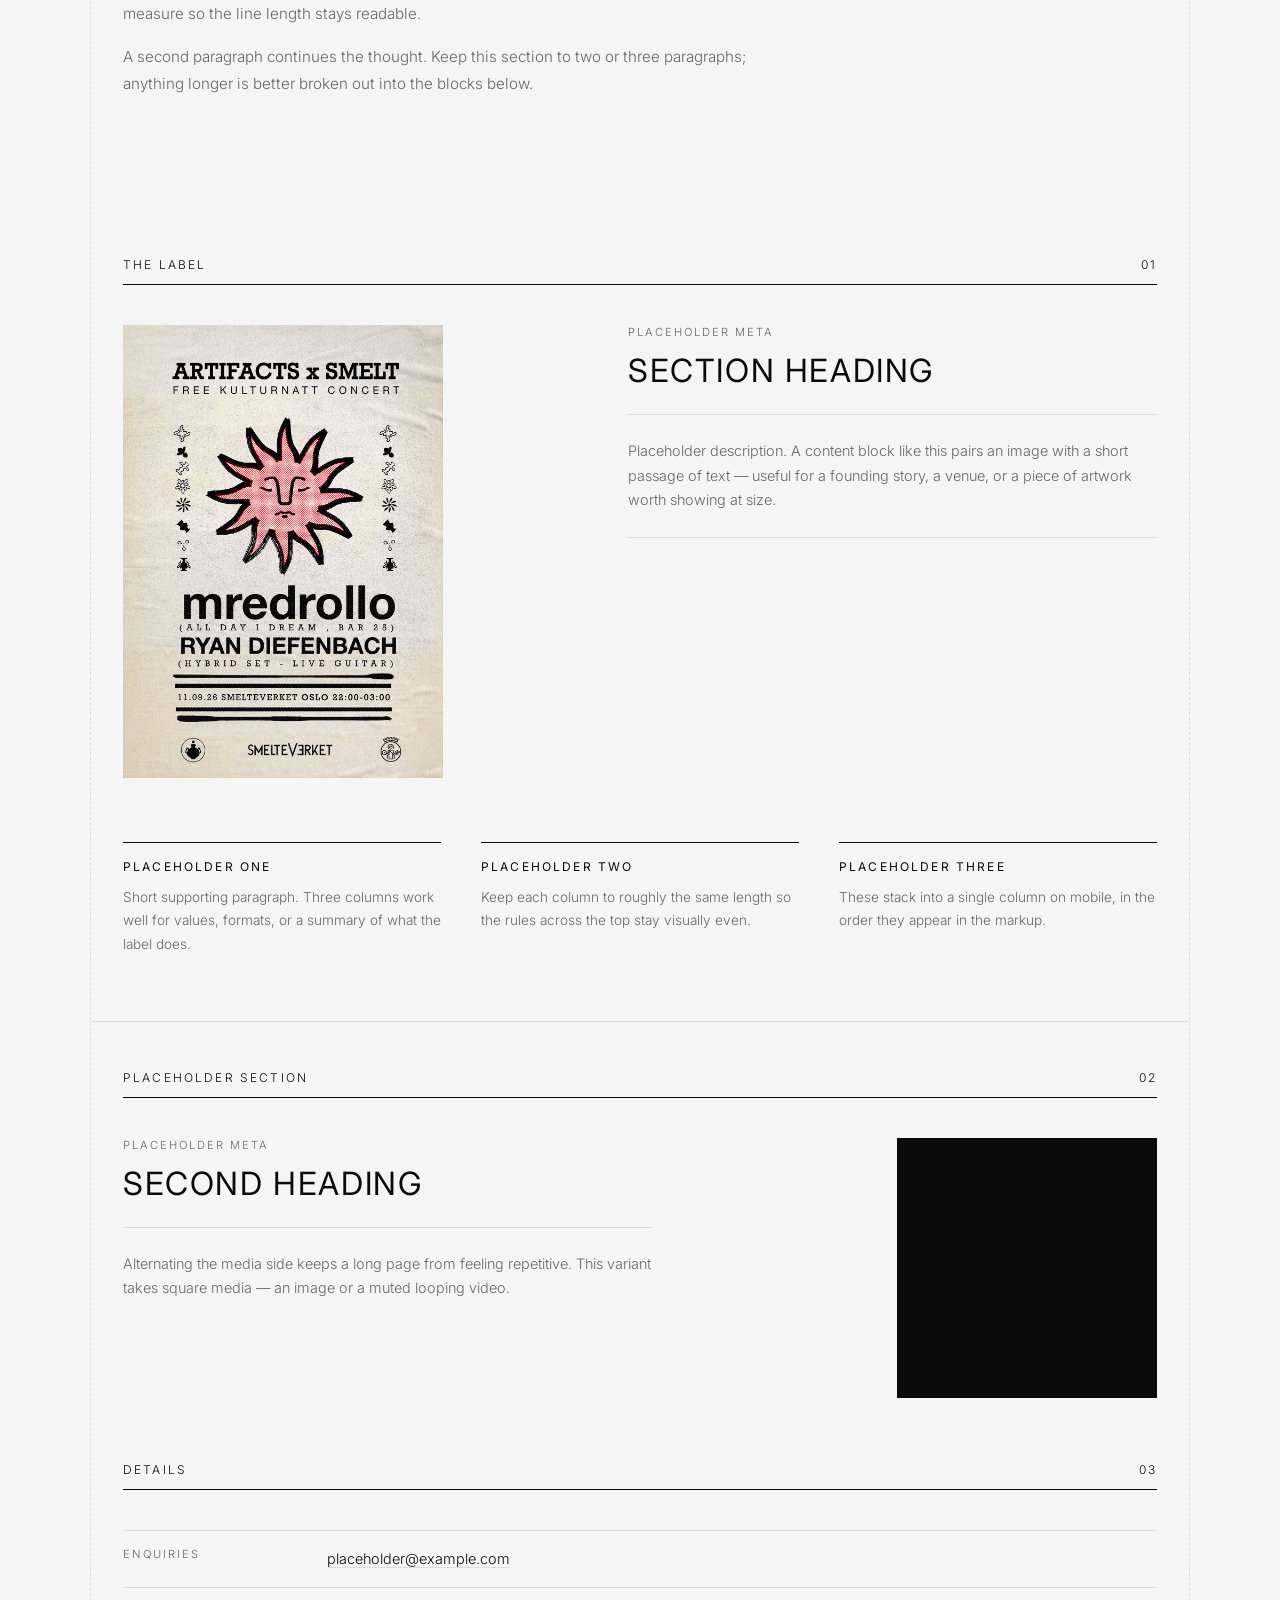
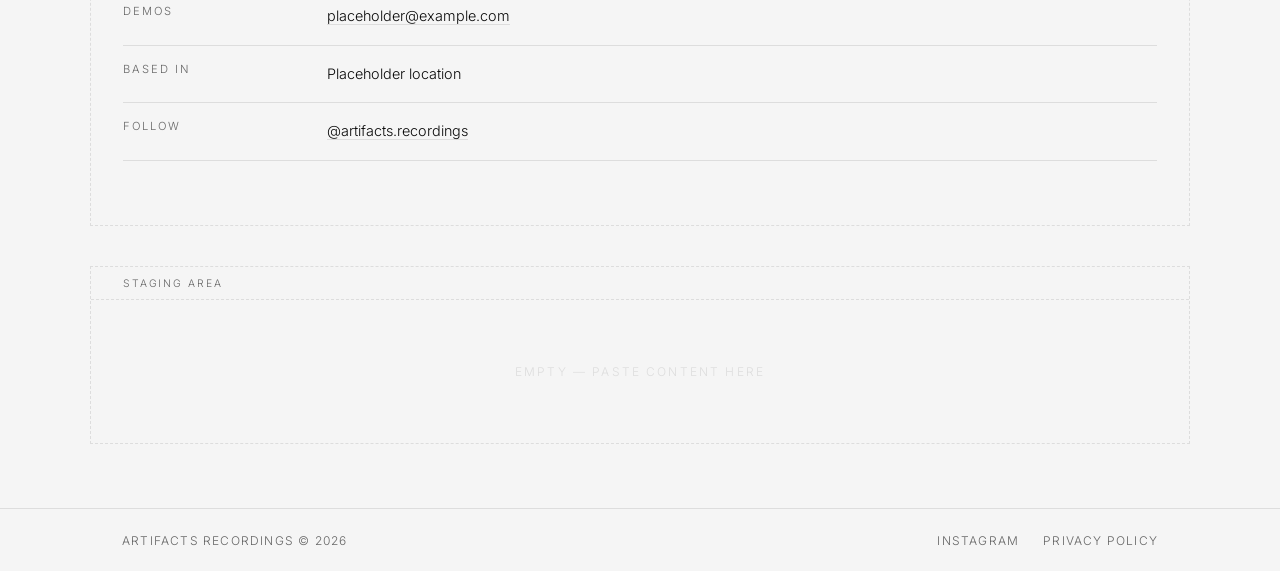
<file: staging.html>
<!DOCTYPE html>
<html lang="en">
<head>
  <meta charset="UTF-8">
  <meta name="viewport" content="width=device-width, initial-scale=1.0">
  <meta name="robots" content="noindex, nofollow">
  <title>Staging — Artifacts Recordings</title>
  <link rel="icon" type="image/svg+xml" href="artifacts-stamp.svg">
  <link rel="stylesheet" href="style.css">
  <link rel="stylesheet" href="modal.css?v=3">
  <link rel="stylesheet" href="instagram.css?v=1">
  <link rel="stylesheet" href="about.css?v=1">
  <link rel="preconnect" href="https://fonts.googleapis.com">
  <link rel="preconnect" href="https://fonts.gstatic.com" crossorigin>
  <link href="https://fonts.googleapis.com/css2?family=Libre+Baskerville:wght@400;700&family=Inter:wght@300;400;500&display=swap" rel="stylesheet">
  <style>
    /* Staging chrome only — never copy these rules into a live page.
       Everything below the banner uses the real style.css, so content
       staged here renders exactly as it will once moved across. */
    .stg-banner {
      position: sticky;
      top: 64px;
      z-index: 999;
      background: var(--fg);
      color: var(--bg);
      padding: 0.6rem 2rem;
    }
    .stg-banner-inner {
      max-width: 1100px;
      margin: 0 auto;
      display: flex;
      justify-content: space-between;
      align-items: center;
      gap: 1rem;
      flex-wrap: wrap;
      font-size: 0.7rem;
      letter-spacing: 0.18em;
      text-transform: uppercase;
    }
    .stg-banner a { color: var(--bg); text-decoration: underline; }

    .stg-intro {
      max-width: 1100px;
      margin: 0 auto;
      padding: 2.5rem 2rem 0;
    }
    .stg-intro p {
      font-size: 0.85rem;
      line-height: 1.7;
      color: var(--mid);
      max-width: 62ch;
    }
    .stg-intro code {
      font-family: ui-monospace, SFMono-Regular, Menlo, Consolas, monospace;
      font-size: 0.9em;
      color: var(--fg);
    }

    /* Marks the editable area. Purely a staging aid. */
    .stg-slot {
      border: 1px dashed var(--border);
      margin: 2.5rem auto 0;
      max-width: 1100px;
    }
    .stg-slot > .stg-slot-label {
      font-size: 0.65rem;
      letter-spacing: 0.18em;
      text-transform: uppercase;
      color: var(--mid);
      padding: 0.6rem 2rem;
      border-bottom: 1px dashed var(--border);
    }
    .stg-slot .launch-event { padding-left: 2rem; padding-right: 2rem; }

    /* .event-link is authored for anchors; reset UA button styling */
    .stg-slot button.event-link {
      background: none;
      cursor: pointer;
    }

    .stg-hint {
      font-size: 0.75rem;
      line-height: 1.7;
      color: var(--mid);
      margin-top: 1rem;
      max-width: 60ch;
    }
    .stg-hint kbd {
      font-family: ui-monospace, SFMono-Regular, Menlo, Consolas, monospace;
      font-size: 0.9em;
      border: 1px solid var(--border);
      padding: 0.1em 0.4em;
    }

    .stg-empty {
      padding: 4rem 2rem;
      text-align: center;
      font-size: 0.75rem;
      letter-spacing: 0.18em;
      text-transform: uppercase;
      color: var(--border);
    }

    @media (max-width: 680px) {
      .stg-banner { padding: 0.6rem 1.25rem; }
      .stg-intro { padding: 2rem 1.25rem 0; }
      .stg-slot { margin-left: 1.25rem; margin-right: 1.25rem; }
      .stg-slot > .stg-slot-label { padding: 0.6rem 1.25rem; }
      .stg-slot .launch-event { padding-left: 1.25rem; padding-right: 1.25rem; }
    }
  </style>
</head>
<body>
  <header>
    <nav>
      <a href="index.html" class="logo">
        <img src="artifacts-stamp.svg" alt="" class="logo-stamp">
        <img src="ARTIFACTStextwrapped.svg" alt="Artifacts Recordings" class="logo-text">
      </a>
      <ul id="navMenu">
        <li><a href="index.html">Home</a></li>
        <li><a href="about.html">About</a></li>
      </ul>
      <button class="burger" id="navToggle" aria-label="Menu" aria-expanded="false" aria-controls="navMenu">
        <span></span><span></span><span></span>
      </button>
    </nav>
  </header>

  <div class="stg-banner">
    <div class="stg-banner-inner">
      <span>Staging &mdash; not live</span>
      <span><a href="design-system.html">Design System</a></span>
    </div>
  </div>

  <main>
    <div class="stg-intro">
      <p>Scratch space for building and reviewing content before it goes onto Home, About or anywhere else. Everything below the banner uses the live <code>style.css</code>, so a block staged here will look identical once moved across &mdash; copy the markup, paste it into the target page, delete it from here.</p>
      <p style="margin-top:0.75rem;">This page is unlinked and marked <code>noindex</code>. Ready-to-use starter templates for each block type sit in HTML comments in this file&rsquo;s source; uncomment one to begin.</p>
    </div>

    <!-- ══════════════════════════════════════════════════════════════
         STAGING AREA — work below this line.

         Starter templates (uncomment and edit):

         ── Content block, media LEFT ──────────────────────────────
         <section class="launch-event">
           <div class="event-header">
             <p class="event-label">Overline</p>
             <p class="event-label">Qualifier</p>
           </div>
           <div class="event-inner">
             <div class="poster-wrap">
               <img src="your-image.jpg" alt="" class="poster-img">
             </div>
             <div class="event-details">
               <div class="event-row">
                 <p class="event-meta">Meta line</p>
                 <h2>Heading</h2>
               </div>
               <div class="event-row">
                 <p class="event-desc">Description copy.</p>
               </div>
               <div class="event-row event-cta">
                 <a href="#" class="event-link" target="_blank" rel="noopener">Button</a>
               </div>
             </div>
           </div>
         </section>

         ── Content block, media RIGHT ─────────────────────────────
         <section class="launch-event release-block">
           <div class="event-header">
             <p class="event-label">Overline</p>
             <p class="event-label">Qualifier</p>
           </div>
           <div class="event-inner event-inner-reverse">
             <div class="event-details">
               <div class="event-row">
                 <p class="event-meta">Meta line</p>
                 <h2>Heading</h2>
               </div>
               <div class="event-row">
                 <p class="event-desc">Description copy.</p>
               </div>
             </div>
             <div class="release-media">
               <video src="your-video.mp4" muted loop autoplay playsinline></video>
             </div>
           </div>
         </section>

         ── Interior page text section ─────────────────────────────
         <section class="page-content">
           <p class="intro">Lead paragraph.</p>
           <p>Body paragraph.</p>
         </section>

         ══════════════════════════════════════════════════════════ -->

    <div class="stg-slot">
      <p class="stg-slot-label">Test &mdash; release links modal</p>
      <div style="padding:2.5rem 2rem;">
        <button class="event-link" data-modal-open="releaseModal">Listen &amp; Buy</button>
        <p class="stg-hint">Opens from the button; closes on the &times;, a click outside the dialog, or <kbd>Esc</kbd>.</p>
      </div>
    </div>

    <div class="stg-slot">
      <p class="stg-slot-label">Test &mdash; Instagram block</p>
      <section class="launch-event">
        <div class="event-header ig-header">
          <p class="event-label">Instagram</p>
          <p class="event-label"><a class="ig-header-link" href="https://www.instagram.com/artifacts.recordings/" target="_blank" rel="noopener">@artifacts.recordings</a></p>
        </div>

        <!-- Placeholder tiles. To fill one, swap the <span> for an image:
             <a class="ig-tile" href="POST_URL" target="_blank" rel="noopener">
               <img src="your-image.jpg" alt="">
             </a>
             Links can point at individual posts, or all at the profile. -->
        <ul class="ig-grid">
          <li>
            <a class="ig-tile" href="https://www.instagram.com/artifacts.recordings/" target="_blank" rel="noopener">
              <span class="ig-placeholder">01</span>
            </a>
          </li>
          <li>
            <a class="ig-tile" href="https://www.instagram.com/artifacts.recordings/" target="_blank" rel="noopener">
              <span class="ig-placeholder">02</span>
            </a>
          </li>
          <li>
            <a class="ig-tile" href="https://www.instagram.com/artifacts.recordings/" target="_blank" rel="noopener">
              <span class="ig-placeholder">03</span>
            </a>
          </li>
          <li>
            <a class="ig-tile" href="https://www.instagram.com/artifacts.recordings/" target="_blank" rel="noopener">
              <span class="ig-placeholder">04</span>
            </a>
          </li>
        </ul>

        <div class="ig-cta">
          <a class="event-link" href="https://www.instagram.com/artifacts.recordings/" target="_blank" rel="noopener">Follow on Instagram</a>
        </div>
      </section>
    </div>

    <!-- ══ About page draft ══════════════════════════════════════════
         All copy below is PLACEHOLDER. Structure is the point, not the
         words. Built from existing components plus .about-cols and
         .about-list (about.css). Delete whichever blocks you don't want. -->
    <div class="stg-slot">
      <p class="stg-slot-label">Test &mdash; About page draft (placeholder copy)</p>

      <div class="page-main">
        <section class="page-hero">
          <h1>About</h1>
        </section>

        <section class="page-content">
          <p class="intro">Placeholder lede. One or two sentences setting out what the label is and what it stands for, set larger than the body copy so it carries the top of the page.</p>
          <p>Placeholder body paragraph. This is where the longer explanation goes &mdash; how the label started, who is behind it, and what it intends to release. Body copy sits at a comfortable measure so the line length stays readable.</p>
          <p>A second paragraph continues the thought. Keep this section to two or three paragraphs; anything longer is better broken out into the blocks below.</p>
        </section>
      </div>

      <!-- Content block, media left -->
      <section class="launch-event">
        <div class="event-header">
          <p class="event-label">The Label</p>
          <p class="event-label">01</p>
        </div>
        <div class="event-inner">
          <div class="poster-wrap">
            <img src="Artifacts-Smelt-Poster-Web-v1.jpg" alt="" class="poster-img">
          </div>
          <div class="event-details">
            <div class="event-row">
              <p class="event-meta">Placeholder meta</p>
              <h2>Section Heading</h2>
            </div>
            <div class="event-row">
              <p class="event-desc">Placeholder description. A content block like this pairs an image with a short passage of text &mdash; useful for a founding story, a venue, or a piece of artwork worth showing at size.</p>
            </div>
          </div>
        </div>
      </section>

      <!-- Three-up supporting columns -->
      <div class="page-main">
        <section class="about-cols">
          <div class="about-col">
            <h3>Placeholder One</h3>
            <p>Short supporting paragraph. Three columns work well for values, formats, or a summary of what the label does.</p>
          </div>
          <div class="about-col">
            <h3>Placeholder Two</h3>
            <p>Keep each column to roughly the same length so the rules across the top stay visually even.</p>
          </div>
          <div class="about-col">
            <h3>Placeholder Three</h3>
            <p>These stack into a single column on mobile, in the order they appear in the markup.</p>
          </div>
        </section>
      </div>

      <!-- Content block, media right -->
      <section class="launch-event release-block">
        <div class="event-header">
          <p class="event-label">Placeholder Section</p>
          <p class="event-label">02</p>
        </div>
        <div class="event-inner event-inner-reverse">
          <div class="event-details">
            <div class="event-row">
              <p class="event-meta">Placeholder meta</p>
              <h2>Second Heading</h2>
            </div>
            <div class="event-row">
              <p class="event-desc">Alternating the media side keeps a long page from feeling repetitive. This variant takes square media &mdash; an image or a muted looping video.</p>
            </div>
          </div>
          <div class="release-media">
            <video src="tiles/02.mp4" muted loop autoplay playsinline></video>
          </div>
        </div>
      </section>

      <!-- Details / contact list -->
      <div class="page-main">
        <div class="event-header">
          <p class="event-label">Details</p>
          <p class="event-label">03</p>
        </div>
        <ul class="about-list">
          <li>
            <span class="about-key">Enquiries</span>
            <span class="about-val"><a href="#">placeholder@example.com</a></span>
          </li>
          <li>
            <span class="about-key">Demos</span>
            <span class="about-val"><a href="#">placeholder@example.com</a></span>
          </li>
          <li>
            <span class="about-key">Based in</span>
            <span class="about-val">Placeholder location</span>
          </li>
          <li>
            <span class="about-key">Follow</span>
            <span class="about-val"><a href="https://www.instagram.com/artifacts.recordings/" target="_blank" rel="noopener">@artifacts.recordings</a></span>
          </li>
        </ul>
      </div>
    </div>

    <div class="stg-slot">
      <p class="stg-slot-label">Staging area</p>
      <p class="stg-empty">Empty &mdash; paste content here</p>
    </div>
  </main>

  <!-- ── Release links modal ─────────────────────────────────────── -->
  <div class="modal-backdrop" id="releaseModal" role="dialog" aria-modal="true" aria-labelledby="releaseModalTitle">
    <div class="modal">
      <div class="modal-art">
        <img src="tiles/01.jpg" alt="">
        <button class="modal-close" data-modal-close aria-label="Close dialog"></button>
      </div>
      <div class="modal-head">
        <p class="modal-title" id="releaseModalTitle">Helio</p>
        <p class="modal-sub">Ryan Diefenbach &amp; Daniel Wave</p>
      </div>
      <ul class="modal-links">
        <li>
          <a class="modal-link" href="#" target="_blank" rel="noopener">
            <!-- PLACEHOLDER: typographic monogram, not the Subvert brand mark.
                 subvert.fm is unreachable from this environment — drop their
                 SVG in and replace this <span> with an <svg class="modal-icon">. -->
            <span class="modal-icon modal-icon-mono" aria-hidden="true">S</span>
            <span class="modal-link-label">Subvert</span>
          </a>
        </li>
        <li>
          <a class="modal-link" href="#" target="_blank" rel="noopener">
            <svg class="modal-icon" width="24" height="24" viewBox="0 0 24 24" aria-hidden="true" focusable="false"><path d="M21.429 17.055a7.114 7.114 0 0 1-.794 3.246 6.917 6.917 0 0 1-2.181 2.492 6.698 6.698 0 0 1-3.063 1.163 6.653 6.653 0 0 1-3.239-.434 6.796 6.796 0 0 1-2.668-1.932 7.03 7.03 0 0 1-1.481-2.983 7.124 7.124 0 0 1 .049-3.345 7.015 7.015 0 0 1 1.566-2.937l-4.626 4.73-2.421-2.479 5.201-5.265a3.791 3.791 0 0 0 1.066-2.675V0h3.41v6.613a7.172 7.172 0 0 1-.519 2.794 7.02 7.02 0 0 1-1.559 2.353l-.153.156a6.768 6.768 0 0 1 3.49-1.725 6.687 6.687 0 0 1 3.845.5 6.873 6.873 0 0 1 2.959 2.564 7.118 7.118 0 0 1 1.118 3.8Zm-3.089 0a3.89 3.89 0 0 0-.611-2.133 3.752 3.752 0 0 0-1.666-1.424 3.65 3.65 0 0 0-2.158-.233 3.704 3.704 0 0 0-1.92 1.037 3.852 3.852 0 0 0-1.031 1.955 3.908 3.908 0 0 0 .205 2.213c.282.7.76 1.299 1.374 1.721a3.672 3.672 0 0 0 2.076.647 3.637 3.637 0 0 0 2.635-1.096c.347-.351.622-.77.81-1.231.188-.461.285-.956.286-1.456Z"/></svg>
            <span class="modal-link-label">Beatport</span>
          </a>
        </li>
        <li>
          <a class="modal-link" href="#" target="_blank" rel="noopener">
            <svg class="modal-icon" width="24" height="24" viewBox="0 0 24 24" aria-hidden="true" focusable="false"><path d="M12 0C5.4 0 0 5.4 0 12s5.4 12 12 12 12-5.4 12-12S18.66 0 12 0zm5.521 17.34c-.24.359-.66.48-1.021.24-2.82-1.74-6.36-2.101-10.561-1.141-.418.122-.779-.179-.899-.539-.12-.421.18-.78.54-.9 4.56-1.021 8.52-.6 11.64 1.32.42.18.479.659.301 1.02zm1.44-3.3c-.301.42-.841.6-1.262.3-3.239-1.98-8.159-2.58-11.939-1.38-.479.12-1.02-.12-1.14-.6-.12-.48.12-1.021.6-1.141C9.6 9.9 15 10.561 18.72 12.84c.361.181.54.78.241 1.2zm.12-3.36C15.24 8.4 8.82 8.16 5.16 9.301c-.6.179-1.2-.181-1.38-.721-.18-.601.18-1.2.72-1.381 4.26-1.26 11.28-1.02 15.721 1.621.539.3.719 1.02.419 1.56-.299.421-1.02.599-1.559.3z"/></svg>
            <span class="modal-link-label">Spotify</span>
          </a>
        </li>
        <li>
          <a class="modal-link" href="#" target="_blank" rel="noopener">
            <svg class="modal-icon" width="24" height="24" viewBox="0 0 24 24" aria-hidden="true" focusable="false"><path d="M0 18.75l7.437-13.5H24l-7.438 13.5H0z"/></svg>
            <span class="modal-link-label">Bandcamp</span>
          </a>
        </li>
        <li>
          <a class="modal-link" href="#" target="_blank" rel="noopener">
            <svg class="modal-icon" width="24" height="24" viewBox="0 0 24 24" aria-hidden="true" focusable="false"><path d="M23.994 6.124a9.23 9.23 0 00-.24-2.19c-.317-1.31-1.062-2.31-2.18-3.043a5.022 5.022 0 00-1.877-.726 10.496 10.496 0 00-1.564-.15c-.04-.003-.083-.01-.124-.013H5.986c-.152.01-.303.017-.455.026-.747.043-1.49.123-2.193.4-1.336.53-2.3 1.452-2.865 2.78-.192.448-.292.925-.363 1.408-.056.392-.088.785-.1 1.18 0 .032-.007.062-.01.093v12.223c.01.14.017.283.027.424.05.815.154 1.624.497 2.373.65 1.42 1.738 2.353 3.234 2.801.42.127.856.187 1.293.228.555.053 1.11.06 1.667.06h11.03a12.5 12.5 0 001.57-.1c.822-.106 1.596-.35 2.295-.81a5.046 5.046 0 001.88-2.207c.186-.42.293-.87.37-1.324.113-.675.138-1.358.137-2.04-.002-3.8 0-7.595-.003-11.393zm-6.423 3.99v5.712c0 .417-.058.827-.244 1.206-.29.59-.76.962-1.388 1.14-.35.1-.706.157-1.07.173-.95.045-1.773-.6-1.943-1.536a1.88 1.88 0 011.038-2.022c.323-.16.67-.25 1.018-.324.378-.082.758-.153 1.134-.24.274-.063.457-.23.51-.516a.904.904 0 00.02-.193c0-1.815 0-3.63-.002-5.443a.725.725 0 00-.026-.185c-.04-.15-.15-.243-.304-.234-.16.01-.318.035-.475.066-.76.15-1.52.303-2.28.456l-2.325.47-1.374.278c-.016.003-.032.01-.048.013-.277.077-.377.203-.39.49-.002.042 0 .086 0 .13-.002 2.602 0 5.204-.003 7.805 0 .42-.047.836-.215 1.227-.278.64-.77 1.04-1.434 1.233-.35.1-.71.16-1.075.172-.96.036-1.755-.6-1.92-1.544-.14-.812.23-1.685 1.154-2.075.357-.15.73-.232 1.108-.31.287-.06.575-.116.86-.177.383-.083.583-.323.6-.714v-.15c0-2.96 0-5.922.002-8.882 0-.123.013-.25.042-.37.07-.285.273-.448.546-.518.255-.066.515-.112.774-.165.733-.15 1.466-.296 2.2-.444l2.27-.46c.67-.134 1.34-.27 2.01-.403.22-.043.442-.088.663-.106.31-.025.523.17.554.482.008.073.012.148.012.223.002 1.91.002 3.822 0 5.732z"/></svg>
            <span class="modal-link-label">Apple Music</span>
          </a>
        </li>
        <li>
          <a class="modal-link" href="#" target="_blank" rel="noopener">
            <svg class="modal-icon" width="24" height="24" viewBox="0 0 24 24" aria-hidden="true" focusable="false"><path d="M12.012 3.992L8.008 7.996 4.004 3.992 0 7.996 4.004 12l4.004-4.004L12.012 12l-4.004 4.004 4.004 4.004 4.004-4.004L12.012 12l4.004-4.004-4.004-4.004zM16.042 7.996l3.979-3.979L24 7.996l-3.979 3.979z"/></svg>
            <span class="modal-link-label">Tidal</span>
          </a>
        </li>
      </ul>
    </div>
  </div>

  <footer style="margin-top:4rem;">
    <div class="footer-inner">
      <p class="footer-label">Artifacts Recordings &copy; 2026</p>
      <div class="footer-links">
        <a href="https://www.instagram.com/artifacts.recordings/" target="_blank" rel="noopener">Instagram</a>
        <a href="privacy.html">Privacy Policy</a>
      </div>
    </div>
  </footer>
  <script src="nav.js"></script>
  <script src="modal.js?v=3"></script>
</body>
</html>
</file>
<file: style.css>
/* Fonts: Libre Baskerville ≈ Rockwell (slab serif), Inter ≈ Helvetica Neue (neo-grotesque) */

*, *::before, *::after {
  box-sizing: border-box;
  margin: 0;
  padding: 0;
}

:root {
  --bg: #f5f5f5;
  --fg: #0a0a0a;
  --mid: #666;
  --border: #ddd;
  --serif: 'Libre Baskerville', 'Rockwell', Georgia, serif;
  --sans: 'Inter', 'Helvetica Neue', Helvetica, Arial, sans-serif;
}

html {
  font-size: 16px;
  background: var(--bg);
  color: var(--fg);
}

body {
  font-family: var(--sans);
  font-weight: 300;
  min-height: 100vh;
  display: flex;
  flex-direction: column;
}

/* ── Nav ── */

header {
  border-bottom: 1px solid var(--border);
  position: sticky;
  top: 0;
  background: var(--bg);
  z-index: 1000;
}

nav {
  max-width: 1100px;
  margin: 0 auto;
  padding: 0 2rem;
  height: 64px;
  display: flex;
  align-items: center;
  justify-content: space-between;
  position: relative;
}

.logo {
  display: flex;
  align-items: center;
  gap: 0.6rem;
  text-decoration: none;
}

.logo-stamp {
  height: 36px;
  width: auto;
}

.logo-text {
  height: 18px;
  width: auto;
}

nav ul {
  list-style: none;
  display: flex;
  gap: 2rem;
}

nav ul a {
  font-family: var(--sans);
  font-size: 0.8rem;
  font-weight: 400;
  letter-spacing: 0.1em;
  text-transform: uppercase;
  color: var(--mid);
  text-decoration: none;
  transition: color 0.2s;
}

nav ul a:hover,
nav ul a.active {
  color: var(--fg);
}

.burger {
  display: none;
  flex-direction: column;
  justify-content: center;
  gap: 5px;
  width: 32px;
  height: 32px;
  background: none;
  border: none;
  cursor: pointer;
  padding: 0;
}

.burger span {
  display: block;
  width: 100%;
  height: 1px;
  background: var(--fg);
  transition: transform 0.2s, opacity 0.2s;
}

.burger.open span:nth-child(1) {
  transform: translateY(6px) rotate(45deg);
}

.burger.open span:nth-child(2) {
  opacity: 0;
}

.burger.open span:nth-child(3) {
  transform: translateY(-6px) rotate(-45deg);
}

/* ── Main ── */

main {
  flex: 1;
}

/* ── Hero ── */

.hero {
  border-bottom: 1px solid var(--border);
  overflow: hidden;
}

.hero-top {
  max-width: 1100px;
  margin: 0 auto;
  padding: 2.25rem 2rem 0;
  display: flex;
  justify-content: space-between;
  align-items: baseline;
}

.label,
.tagline {
  font-family: var(--sans);
  font-size: 0.75rem;
  letter-spacing: 0.18em;
  text-transform: uppercase;
  color: var(--mid);
}

/* ── Ring Carousel ── */

.ring-stage {
  height: 360px;
  max-width: 1280px;
  margin: 0 auto;
  cursor: grab;
  user-select: none;
  -webkit-user-select: none;
  touch-action: pan-y;
  position: relative;
}

.ring-stage.dragging {
  cursor: grabbing;
}

.ring {
  position: absolute;
  top: 50%;
  left: 50%;
  width: 0;
  height: 0;
}

.ring-tile {
  position: absolute;
  top: 0;
  left: 0;
  width: 230px;
  height: 230px;
  will-change: transform;
}

.tile-face {
  width: 100%;
  height: 100%;
  background: var(--fg);
  color: var(--bg);
  display: flex;
  align-items: center;
  justify-content: center;
  font-family: var(--sans);
  font-size: 0.8rem;
  letter-spacing: 0.15em;
  overflow: hidden;
}

.tile-face img,
.tile-face video {
  width: 100%;
  height: 100%;
  object-fit: cover;
  display: block;
  pointer-events: none;
  /* slight overscale hides subpixel seams at the edges while
     the tile is being scaled by the carousel */
  transform: scale(1.02);
}

.ring-hint {
  text-align: center;
  font-size: 0.7rem;
  letter-spacing: 0.18em;
  text-transform: uppercase;
  color: var(--mid);
  padding-bottom: 1.5rem;
}

/* ── Launch Event ── */

.launch-event {
  max-width: 1100px;
  margin: 0 auto;
  padding: 3rem 2rem 4rem;
  width: 100%;
}

.event-header {
  display: flex;
  justify-content: space-between;
  align-items: baseline;
  border-bottom: 1px solid var(--fg);
  padding-bottom: 0.75rem;
  margin-bottom: 2.5rem;
}

.event-label {
  font-family: var(--sans);
  font-size: 0.75rem;
  letter-spacing: 0.18em;
  text-transform: uppercase;
  color: var(--fg);
}

.event-inner {
  display: grid;
  grid-template-columns: 5fr 6fr;
  gap: 4rem;
  align-items: stretch;
}

/* Grid items default to min-width:auto, which lets wide content push the
   column past its track and overflow the page. */
.event-inner > * {
  min-width: 0;
}

.poster-wrap {
  max-width: 320px;
  position: relative;
}

.poster-img {
  width: 100%;
  height: auto;
  display: block;
}

/* The alternate poster overlays the first, so the container keeps the
   original poster's size; cover crops only the alternate to that box. */
.poster-alt {
  position: absolute;
  inset: 0;
  width: 100%;
  height: 100%;
  object-fit: cover;
  opacity: 0;
  transition: opacity 0.8s ease;
}

.poster-alt.visible {
  opacity: 1;
}

/* Release block mirrors the event block, with the media on the right
   so the two sections balance each other down the page. */
.release-block {
  border-top: 1px solid var(--border);
}

.event-inner-reverse {
  grid-template-columns: 6fr 5fr;
}

.release-media {
  max-width: 260px;
  margin-left: auto;
  width: 100%;
}

/* No CTA in this block, so the last row shouldn't leave a trailing rule */
.release-block .event-row:last-child {
  border-bottom: none;
}

.release-media video {
  width: 100%;
  aspect-ratio: 1 / 1;
  object-fit: cover;
  display: block;
  background: var(--fg);
}

.event-details {
  display: flex;
  flex-direction: column;
}

.event-row {
  padding: 1.5rem 0;
  border-bottom: 1px solid var(--border);
}

.event-row:first-child {
  padding-top: 0;
}

.event-meta {
  font-family: var(--sans);
  font-size: 0.7rem;
  letter-spacing: 0.18em;
  text-transform: uppercase;
  color: var(--mid);
  margin-bottom: 0.75rem;
}

.event-details h2 {
  font-family: var(--sans);
  font-size: clamp(1.4rem, 3vw, 2rem);
  font-weight: 400;
  letter-spacing: 0.05em;
  text-transform: uppercase;
}

.event-artist {
  font-family: var(--sans);
  font-size: clamp(1.75rem, 4vw, 2.75rem);
  font-weight: 500;
  letter-spacing: -0.01em;
  margin-bottom: 0.75rem;
}

.event-desc {
  font-size: 0.9rem;
  color: var(--mid);
  line-height: 1.7;
  max-width: 60ch;
  display: -webkit-box;
  -webkit-line-clamp: 6;
  -webkit-box-orient: vertical;
  overflow: hidden;
  text-overflow: ellipsis;
}

.event-cta {
  border-bottom: none;
  margin-top: auto;
  padding-bottom: 0;
}

.event-link {
  display: inline-block;
  font-family: var(--sans);
  font-size: 0.75rem;
  letter-spacing: 0.12em;
  text-transform: uppercase;
  color: var(--fg);
  border: 1px solid var(--fg);
  padding: 0.75rem 1.5rem;
  text-decoration: none;
  transition: background 0.2s, color 0.2s;
}

.event-link:hover:not(.disabled) {
  background: var(--fg);
  color: var(--bg);
}

.event-link.disabled {
  color: var(--mid);
  border-color: var(--border);
  cursor: default;
  pointer-events: none;
}

/* ── Interior Pages ── */

.page-main {
  flex: 1;
  max-width: 1100px;
  margin: 0 auto;
  padding: 0 2rem;
  width: 100%;
}

.page-hero {
  padding: 5rem 0 3rem;
  border-bottom: 1px solid var(--border);
  margin-bottom: 4rem;
}

.page-hero h1 {
  font-family: var(--serif);
  font-size: clamp(2.5rem, 8vw, 6rem);
  font-weight: 700;
  text-transform: uppercase;
  letter-spacing: -0.02em;
  line-height: 0.95;
}

.page-date {
  margin-top: 1rem;
  font-size: 0.75rem;
  letter-spacing: 0.12em;
  text-transform: uppercase;
  color: var(--mid);
}

.page-content {
  max-width: 640px;
  padding-bottom: 6rem;
}

.intro {
  font-size: 1.1rem;
  line-height: 1.7;
  margin-bottom: 1.5rem;
  color: var(--fg);
}

.page-content p {
  font-size: 0.95rem;
  line-height: 1.75;
  color: var(--mid);
  margin-bottom: 1rem;
}

/* ── Privacy specific ── */

.privacy-content h2 {
  font-family: var(--serif);
  font-size: 1rem;
  font-weight: 700;
  text-transform: uppercase;
  letter-spacing: 0.05em;
  color: var(--fg);
  margin-top: 2.5rem;
  margin-bottom: 0.75rem;
}

.privacy-content h2:first-child {
  margin-top: 0;
}

/* ── Footer ── */

footer {
  border-top: 1px solid var(--border);
}

.footer-inner {
  max-width: 1100px;
  margin: 0 auto;
  padding: 1.5rem 2rem;
  display: flex;
  justify-content: space-between;
  align-items: center;
  width: 100%;
}

.footer-label {
  font-size: 0.75rem;
  letter-spacing: 0.1em;
  text-transform: uppercase;
  color: var(--mid);
}

.footer-links {
  display: flex;
  gap: 1.5rem;
}

footer a {
  font-size: 0.75rem;
  letter-spacing: 0.1em;
  text-transform: uppercase;
  color: var(--mid);
  text-decoration: none;
  transition: color 0.2s;
}

footer a:hover {
  color: var(--fg);
}

/* ── Responsive ── */

@media (max-width: 680px) {
  .burger {
    display: flex;
  }

  nav ul {
    position: absolute;
    top: 100%;
    left: 0;
    right: 0;
    flex-direction: column;
    gap: 0;
    background: var(--bg);
    border-bottom: 1px solid var(--border);
    max-height: 0;
    overflow: hidden;
    transition: max-height 0.25s ease;
  }

  nav ul.open {
    max-height: 240px;
  }

  nav ul li {
    width: 100%;
  }

  nav ul a {
    display: block;
    padding: 1rem 1.25rem;
    border-top: 1px solid var(--border);
  }

  .event-inner,
  .event-inner-reverse {
    grid-template-columns: 1fr;
    gap: 2.5rem;
  }

  .poster-wrap {
    max-width: 100%;
  }

  /* Square media goes full-bleed-tall at 100% width, so keep it capped */
  .release-media {
    max-width: 260px;
    margin-left: 0;
  }

  /* Keep the media above the text in both blocks when stacked */
  .event-inner-reverse .release-media {
    order: -1;
  }

  .event-cta {
    margin-top: 0;
  }

  nav {
    padding: 0 1.25rem;
  }

  .hero-top {
    padding: 2.5rem 1.25rem 0;
    flex-direction: column;
    gap: 0.5rem;
  }

  /* Flatten the 3D ring into a swipeable strip on small screens */
  .ring-stage {
    height: auto;
    perspective: none;
    cursor: default;
    display: block;
    margin-top: 2rem;
    touch-action: auto;
  }

  .ring {
    position: static;
    transform: none !important;
    width: auto;
    height: auto;
    display: flex;
    gap: 0.75rem;
    overflow-x: auto;
    padding: 0 1.25rem;
    scroll-snap-type: x mandatory;
    scrollbar-width: none;
  }

  .ring::-webkit-scrollbar {
    display: none;
  }

  .ring-tile {
    position: static;
    transform: none !important;
    flex: 0 0 150px;
    height: 150px;
    scroll-snap-align: start;
  }

  .ring-hint {
    padding: 1.5rem 0 2rem;
  }

  .launch-event {
    padding: 3.5rem 1.25rem;
  }

  .page-main {
    padding: 0 1.25rem;
  }

  .footer-inner {
    flex-direction: column;
    gap: 0.75rem;
    text-align: center;
    padding: 1.5rem 1.25rem;
  }
}
</file>
<file: modal.css>
/* Release links modal.
   Loaded by staging.html only for now. To use on a live page, add:
     <link rel="stylesheet" href="modal.css">
     <script src="modal.js"></script> */

.modal-backdrop {
  position: fixed;
  inset: 0;
  z-index: 2000;
  background: rgba(0, 0, 0, 0.72);
  display: flex;
  align-items: center;
  justify-content: center;
  padding: 1.5rem;
  overflow-y: auto;
  opacity: 0;
  visibility: hidden;
  transition: opacity 0.25s ease, visibility 0.25s;
}

.modal-backdrop.open {
  opacity: 1;
  visibility: visible;
}

.modal {
  position: relative;
  width: 100%;
  max-width: 400px;
  margin: auto;
  background: var(--bg);
  transform: translateY(12px) scale(0.985);
  transition: transform 0.25s ease;
}

.modal-backdrop.open .modal {
  transform: none;
}

/* ── Artwork ── */

.modal-art {
  position: relative;
  aspect-ratio: 1 / 1;
  background: var(--fg);
  overflow: hidden;
}

.modal-art img,
.modal-art video {
  width: 100%;
  height: 100%;
  object-fit: cover;
  display: block;
}

.modal-close {
  position: absolute;
  top: 0.75rem;
  right: 0.75rem;
  width: 34px;
  height: 34px;
  display: flex;
  align-items: center;
  justify-content: center;
  background: var(--bg);
  border: none;
  cursor: pointer;
  padding: 0;
  line-height: 1;
  transition: background 0.2s, color 0.2s;
}

.modal-close::before {
  content: "\00d7";
  font-family: var(--sans);
  font-size: 1.25rem;
  color: var(--fg);
}

.modal-close:hover {
  background: var(--fg);
}

.modal-close:hover::before {
  color: var(--bg);
}

/* ── Heading ── */

.modal-head {
  padding: 1.5rem 1.5rem 1.25rem;
  border-bottom: 1px solid var(--border);
}

.modal-title {
  font-family: var(--sans);
  font-size: 1.35rem;
  font-weight: 500;
  letter-spacing: -0.01em;
  color: var(--fg);
  margin-bottom: 0.4rem;
}

.modal-sub {
  font-family: var(--sans);
  font-size: 0.7rem;
  letter-spacing: 0.18em;
  text-transform: uppercase;
  color: var(--mid);
}

/* ── Service links ── */

.modal-links {
  list-style: none;
  padding: 1.25rem 1.5rem 1.75rem;
  display: flex;
  flex-direction: column;
  gap: 0.5rem;
}

.modal-link {
  display: flex;
  align-items: center;
  justify-content: space-between;
  gap: 1rem;
  width: 100%;
  padding: 0.8rem 1rem;
  border: 1px solid var(--border);
  text-decoration: none;
  font-family: var(--sans);
  font-size: 0.75rem;
  letter-spacing: 0.12em;
  text-transform: uppercase;
  color: var(--fg);
  transition: background 0.2s, color 0.2s, border-color 0.2s;
}

/* Brand marks inherit currentColor so they invert with the button on hover */
.modal-icon {
  flex: 0 0 auto;
  width: 24px;
  height: 24px;
  max-width: 24px;
  max-height: 24px;
  fill: currentColor;
  display: block;
}

/* Typographic stand-in used where a brand SVG isn't available yet */
.modal-icon-mono {
  display: flex;
  align-items: center;
  justify-content: center;
  font-size: 0.75rem;
  font-weight: 500;
  letter-spacing: 0;
  border: 1px solid currentColor;
}

/* Raster fallback for marks only supplied as an image */
img.modal-icon {
  object-fit: contain;
}

.modal-link-label {
  flex: 1 1 auto;
  text-align: left;
}

.modal-link::after {
  content: "\2197";
  font-size: 0.85rem;
  letter-spacing: 0;
  color: var(--mid);
  transition: color 0.2s;
}

.modal-link:hover,
.modal-link:focus-visible {
  background: var(--fg);
  border-color: var(--fg);
  color: var(--bg);
}

.modal-link:hover::after,
.modal-link:focus-visible::after {
  color: var(--bg);
}

.modal :focus-visible {
  outline: 2px solid var(--fg);
  outline-offset: 2px;
}

@media (max-width: 680px) {
  .modal-backdrop { padding: 1rem; }
  .modal-head { padding: 1.25rem 1.25rem 1rem; }
  .modal-links { padding: 1rem 1.25rem 1.5rem; }
}

@media (prefers-reduced-motion: reduce) {
  .modal-backdrop,
  .modal { transition: none; }
  .modal { transform: none; }
}
</file>
<file: instagram.css>
/* Instagram block — static grid, filled manually. No API or embed.
   Loaded by staging.html for now. To use on a live page, add:
     <link rel="stylesheet" href="instagram.css"> */

/* The handle is long enough to collide with the label on narrow screens,
   so this header wraps rather than letting the two labels touch. */
.ig-header {
  flex-wrap: wrap;
  gap: 0.25rem 1.5rem;
}

.ig-header-link {
  color: var(--mid);
  text-decoration: none;
  transition: color 0.2s;
}

.ig-header-link:hover {
  color: var(--fg);
}

.ig-grid {
  list-style: none;
  display: grid;
  grid-template-columns: repeat(4, 1fr);
  gap: 1rem;
}

.ig-tile {
  display: block;
  position: relative;
  aspect-ratio: 1 / 1;
  overflow: hidden;
  background: var(--fg);
  text-decoration: none;
}

.ig-tile img,
.ig-tile video {
  width: 100%;
  height: 100%;
  object-fit: cover;
  display: block;
  transition: opacity 0.25s ease;
}

.ig-tile:hover img,
.ig-tile:hover video {
  opacity: 0.75;
}

/* Empty slot marker — replace the span with an <img> when filling */
.ig-placeholder {
  position: absolute;
  inset: 0;
  display: flex;
  align-items: center;
  justify-content: center;
  font-family: var(--sans);
  font-size: 0.7rem;
  letter-spacing: 0.18em;
  color: var(--bg);
}

.ig-cta {
  margin-top: 2rem;
}

@media (max-width: 680px) {
  .ig-grid {
    grid-template-columns: repeat(2, 1fr);
    gap: 0.75rem;
  }
}
</file>
<file: about.css>
/* Supporting blocks for the About page.
   Loaded by staging.html for now. To use on a live page, add:
     <link rel="stylesheet" href="about.css"> */

/* Three-up column set for short supporting copy */
.about-cols {
  display: grid;
  grid-template-columns: repeat(3, 1fr);
  gap: 2.5rem;
  padding-bottom: 4rem;
}

.about-cols > * {
  min-width: 0;
}

.about-col {
  border-top: 1px solid var(--fg);
  padding-top: 1rem;
}

.about-col h3 {
  font-family: var(--sans);
  font-size: 0.75rem;
  font-weight: 400;
  letter-spacing: 0.18em;
  text-transform: uppercase;
  color: var(--fg);
  margin-bottom: 0.75rem;
}

.about-col p {
  font-size: 0.85rem;
  line-height: 1.75;
  color: var(--mid);
}

/* Simple label/value list — contact details, credits, enquiries */
.about-list {
  list-style: none;
  padding-bottom: 4rem;
}

.about-list li {
  display: grid;
  grid-template-columns: 180px 1fr;
  gap: 1.5rem;
  padding: 1rem 0;
  border-bottom: 1px solid var(--border);
}

.about-list li:first-child {
  border-top: 1px solid var(--border);
}

.about-list dt,
.about-list .about-key {
  font-family: var(--sans);
  font-size: 0.7rem;
  letter-spacing: 0.18em;
  text-transform: uppercase;
  color: var(--mid);
}

.about-list .about-val {
  font-size: 0.9rem;
  line-height: 1.7;
  color: var(--fg);
}

.about-list a {
  color: var(--fg);
  text-decoration: none;
  border-bottom: 1px solid var(--border);
  transition: border-color 0.2s;
}

.about-list a:hover {
  border-color: var(--fg);
}

@media (max-width: 680px) {
  .about-cols {
    grid-template-columns: 1fr;
    gap: 2rem;
  }

  .about-list li {
    grid-template-columns: 1fr;
    gap: 0.4rem;
  }
}
</file>
